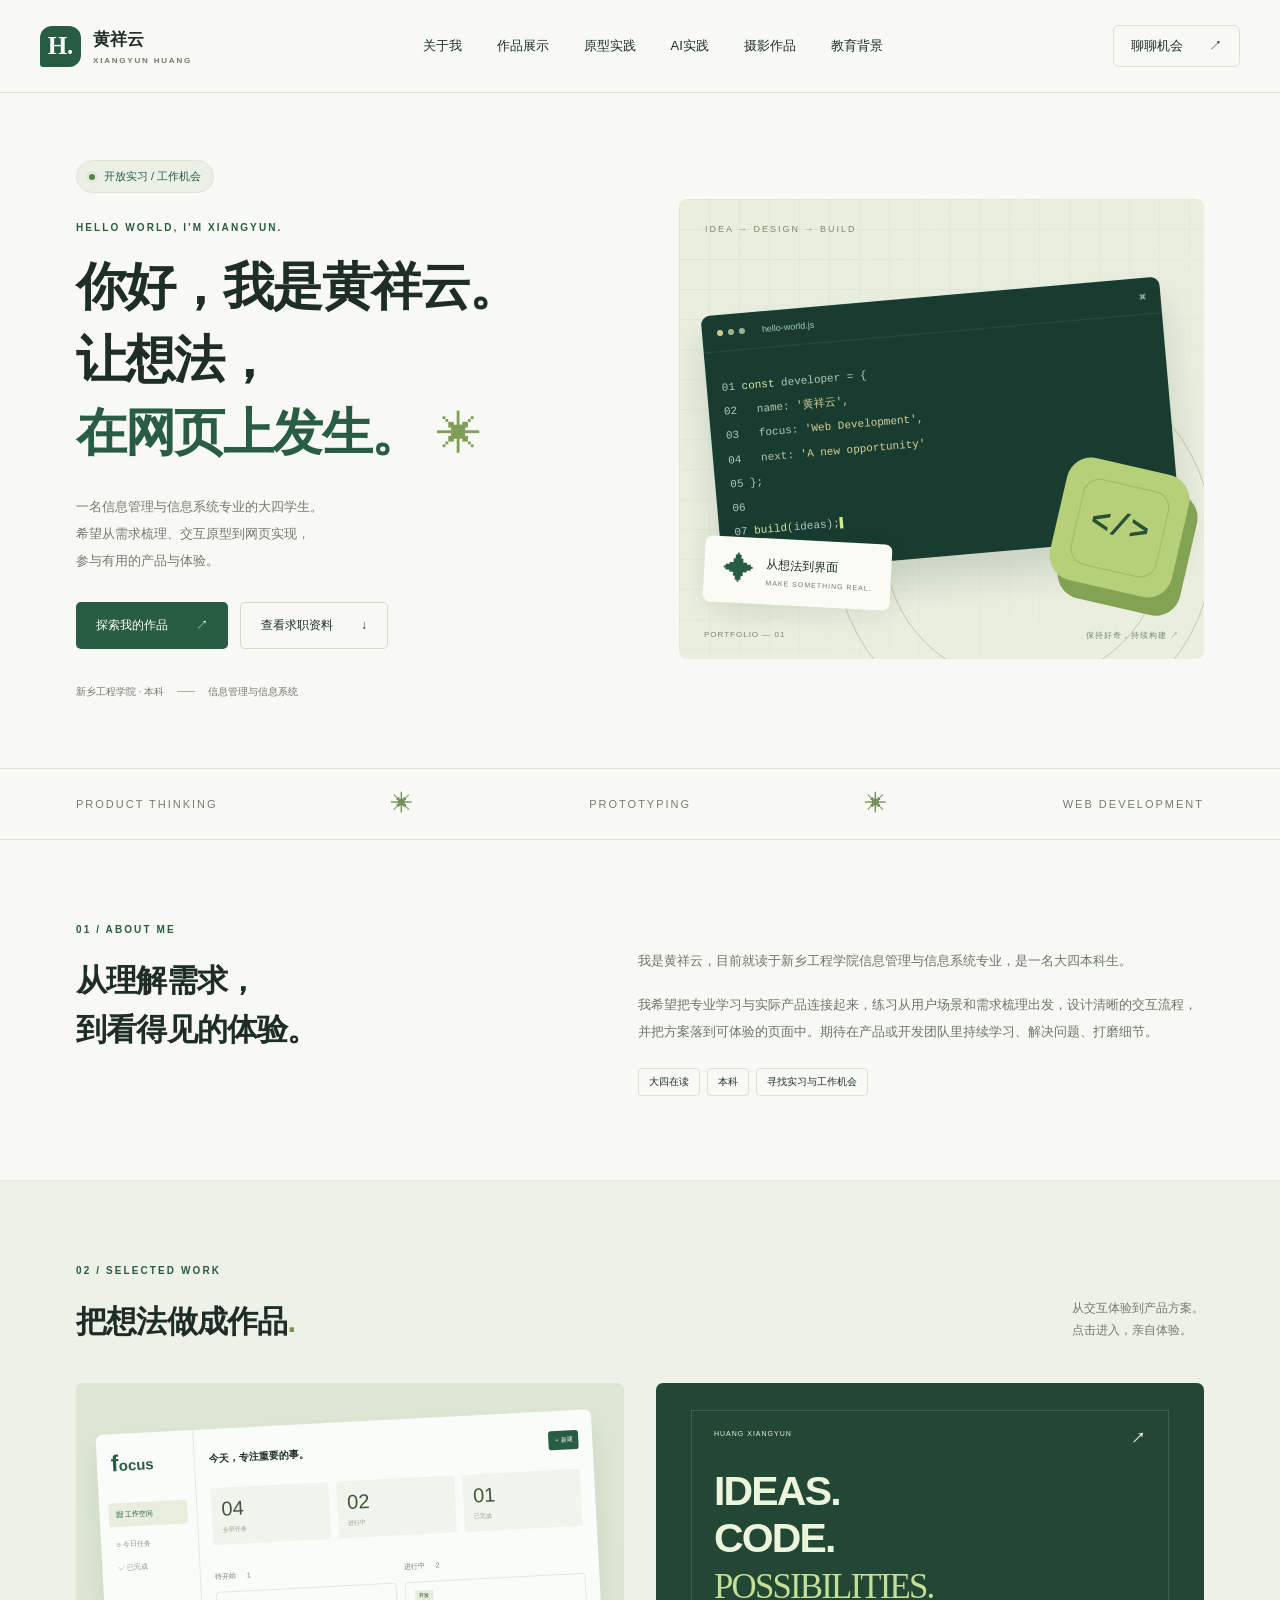
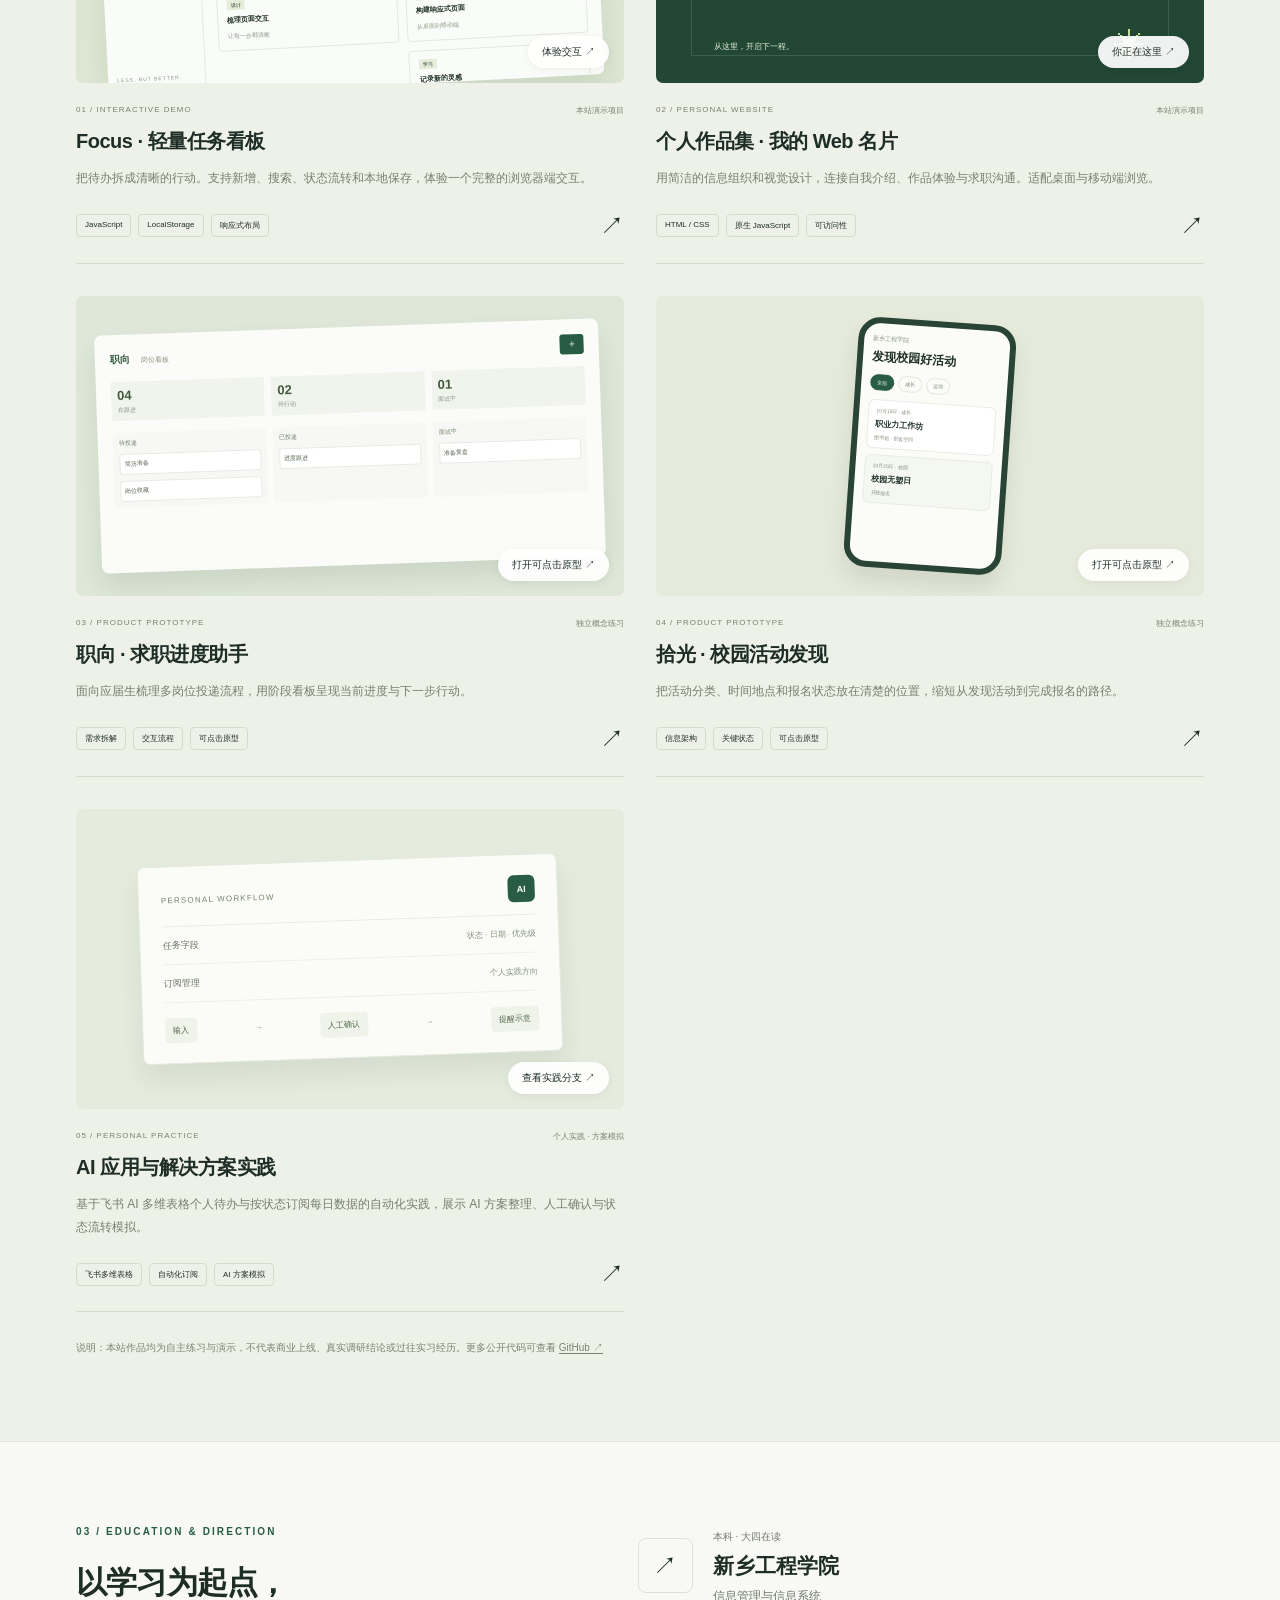
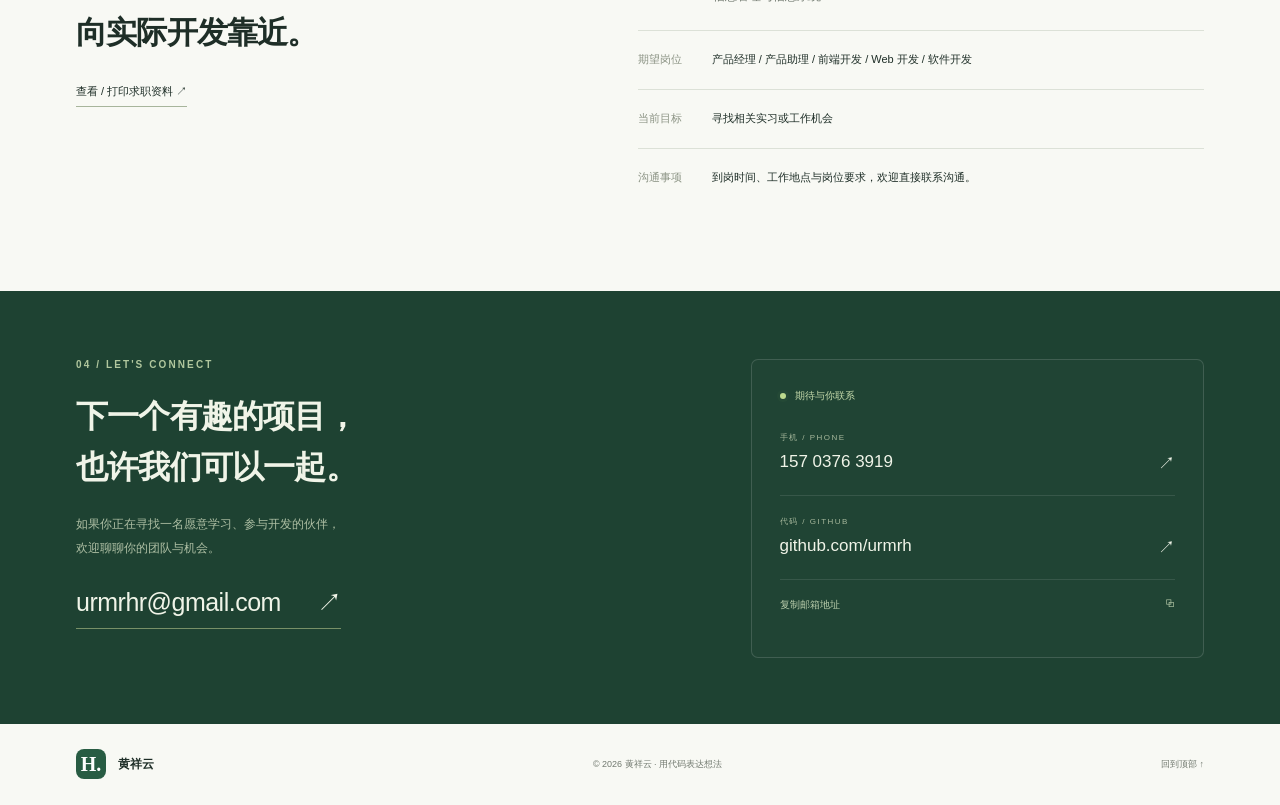
<file: index.html>
<!doctype html>
<html lang="zh-CN">
<head>
  <meta charset="utf-8"><meta name="viewport" content="width=device-width,initial-scale=1">
  <meta name="description" content="黄祥云，新乡工程学院信息管理与信息系统专业大四本科生，关注产品设计、交互原型、AI 应用与工作流实践。">
  <meta name="theme-color" content="#153f32"><title>黄祥云 · 个人作品集</title>
  <link rel="icon" href="icon.svg" type="image/svg+xml"><link rel="stylesheet" href="styles.css">
</head>
<body>
<a class="skip" href="#main">跳转到主要内容</a>
<header class="header"><a class="brand" href="#home" aria-label="黄祥云 首页"><span class="brand-icon">H.</span><span>黄祥云<span class="brand-en">XIANGYUN HUANG</span></span></a><nav aria-label="主导航"><a href="#about">关于我</a><a href="#work">作品展示</a><a href="prototype.html">原型实践</a><a href="ai-practice.html">AI实践</a><a href="photo/">摄影作品</a><a href="#education">教育背景</a></nav><a class="nav-contact" href="#contact">聊聊机会 <span>↗</span></a></header>
<main id="main">
<section class="hero wrap" id="home">
<div class="hero-copy"><div class="availability"><span></span> 开放实习 / 工作机会</div><p class="eyebrow">HELLO WORLD, I'M XIANGYUN.</p><h1>你好，我是黄祥云。<br>让想法，<br><em>在网页上发生。</em><span class="title-dot">✳</span></h1><p class="hero-description">一名信息管理与信息系统专业的大四学生。<br>希望从需求梳理、交互原型到网页实现，<br class="desktop-break">参与有用的产品与体验。</p><div class="actions"><a class="button primary" href="#work">探索我的作品 <span>↗</span></a><a class="button secondary" href="resume.html" target="_blank" rel="noopener">查看求职资料 <span>↓</span></a></div><div class="hero-foot"><span>新乡工程学院 · 本科</span><span class="small-rule"></span><span>信息管理与信息系统</span></div></div>
<div class="hero-art" role="img" aria-label="由浏览器窗口、代码卡片和绿色几何形状组成的开发主题插画"><div class="art-grid"></div><div class="orbit orbit-one"></div><div class="orbit orbit-two"></div><span class="art-top">IDEA → DESIGN → BUILD</span><div class="window"><div class="window-bar"><i></i><i></i><i></i><span>hello-world.js</span><b>⌘</b></div><div class="code"><span class="line">01 <b>const</b> developer = {</span><span class="line">02 &nbsp; name: <strong>'黄祥云'</strong>,</span><span class="line">03 &nbsp; focus: <strong>'Web Development'</strong>,</span><span class="line">04 &nbsp; next: <strong>'A new opportunity'</strong></span><span class="line">05 };</span><span class="line">06</span><span class="line">07 <b>build</b>(ideas);<span class="caret">▌</span></span></div></div><div class="shape"><div class="shape-inner">&lt;/&gt;</div></div><div class="floating-tag"><span>✦</span><div>从想法到界面<small>MAKE SOMETHING REAL.</small></div></div><div class="art-bottom"><span>PORTFOLIO — 01</span><span>保持好奇，持续构建 ↗</span></div></div>
</section>
<div class="discipline"><div class="wrap"><span>PRODUCT THINKING</span><i>✳</i><span>PROTOTYPING</span><i>✳</i><span>WEB DEVELOPMENT</span></div></div>
<section id="about" class="section wrap about"><div><p class="eyebrow">01 / ABOUT ME</p><h2>从理解需求，<br>到看得见的体验。</h2></div><div class="about-copy"><p>我是黄祥云，目前就读于新乡工程学院信息管理与信息系统专业，是一名大四本科生。</p><p>我希望把专业学习与实际产品连接起来，练习从用户场景和需求梳理出发，设计清晰的交互流程，并把方案落到可体验的页面中。期待在产品或开发团队里持续学习、解决问题、打磨细节。</p><div class="about-tags"><span>大四在读</span><span>本科</span><span>寻找实习与工作机会</span></div></div></section>
<section class="work-section" id="work"><div class="wrap section"><div class="section-head"><div><p class="eyebrow">02 / SELECTED WORK</p><h2>把想法做成作品<span class="green-dot">.</span></h2></div><p>从交互体验到产品方案。<br>点击进入，亲自体验。</p></div>
<div class="projects"><article class="project"><a class="project-visual task-visual" href="demo.html" aria-label="体验 Focus 任务看板"><div class="mini-app"><div class="mini-side"><b>f<span>ocus</span></b><span class="mini-active">▦ 工作空间</span><span>◷ 今日任务</span><span>✓ 已完成</span><small>LESS, BUT BETTER.</small></div><div class="mini-content"><div class="mini-head"><b>今天，专注重要的事。</b><span>＋ 新建</span></div><div class="mini-stats"><div><b>04</b>全部任务</div><div><b>02</b>进行中</div><div><b>01</b>已完成</div></div><div class="mini-columns"><div><small>待开始 <i>1</i></small><p><em>设计</em><b>梳理页面交互</b><span>让每一步都清晰</span></p></div><div><small>进行中 <i>2</i></small><p><em>开发</em><b>构建响应式页面</b><span>从桌面到移动端</span></p><p><em>学习</em><b>记录新的灵感</b></p></div></div></div></div><span class="visual-link">体验交互 ↗</span></a><div class="project-meta"><span>01 / INTERACTIVE DEMO</span><span>本站演示项目</span></div><h3>Focus · 轻量任务看板</h3><p>把待办拆成清晰的行动。支持新增、搜索、状态流转和本地保存，体验一个完整的浏览器端交互。</p><div class="project-footer"><div class="tags"><span>JavaScript</span><span>LocalStorage</span><span>响应式布局</span></div><a href="demo.html" aria-label="打开 Focus 任务看板">↗</a></div></article>
<article class="project"><a class="project-visual portfolio-visual" href="#home" aria-label="返回本作品集首页"><div class="poster"><span>HUANG XIANGYUN <b>↗</b></span><div>IDEAS.<br>CODE.<br><em>POSSIBILITIES.</em></div><footer>从这里，开启下一程。<span>✳</span></footer></div><span class="visual-link">你正在这里 ↗</span></a><div class="project-meta"><span>02 / PERSONAL WEBSITE</span><span>本站演示项目</span></div><h3>个人作品集 · 我的 Web 名片</h3><p>用简洁的信息组织和视觉设计，连接自我介绍、作品体验与求职沟通。适配桌面与移动端浏览。</p><div class="project-footer"><div class="tags"><span>HTML / CSS</span><span>原生 JavaScript</span><span>可访问性</span></div><a href="#home" aria-label="回到作品集顶部">↗</a></div></article><article class="project"><a class="project-visual prototype-visual" href="prototype.html#zhi-xiang" aria-label="体验职向求职进度原型"><div class="mini-product-window"><div class="mini-product-head"><b>职向 <span>岗位看板</span></b><i>＋</i></div><div class="mini-product-stats"><span><b>04</b>在跟进</span><span><b>02</b>待行动</span><span><b>01</b>面试中</span></div><div class="mini-product-board"><span>待投递 <i>简历准备</i><i>岗位收藏</i></span><span>已投递 <i>进度跟进</i></span><span>面试中 <i>准备复盘</i></span></div></div><span class="visual-link">打开可点击原型 ↗</span></a><div class="project-meta"><span>03 / PRODUCT PROTOTYPE</span><span>独立概念练习</span></div><h3>职向 · 求职进度助手</h3><p>面向应届生梳理多岗位投递流程，用阶段看板呈现当前进度与下一步行动。</p><div class="project-footer"><div class="tags"><span>需求拆解</span><span>交互流程</span><span>可点击原型</span></div><a href="prototype.html#zhi-xiang" aria-label="打开职向原型">↗</a></div></article>
<article class="project"><a class="project-visual prototype-visual campus-visual" href="prototype.html#shi-guang" aria-label="体验拾光校园活动原型"><div class="mini-phone"><div class="mini-phone-top">新乡工程学院</div><b>发现校园好活动</b><div class="mini-phone-chip"><span>全部</span><span>成长</span><span>运动</span></div><div class="mini-event"><small>10月18日 · 成长</small><b>职业力工作坊</b><span>图书馆 · 创客空间</span></div><div class="mini-event light"><small>10月20日 · 校园</small><b>校园无塑日</b><span>开放报名</span></div></div><span class="visual-link">打开可点击原型 ↗</span></a><div class="project-meta"><span>04 / PRODUCT PROTOTYPE</span><span>独立概念练习</span></div><h3>拾光 · 校园活动发现</h3><p>把活动分类、时间地点和报名状态放在清楚的位置，缩短从发现活动到完成报名的路径。</p><div class="project-footer"><div class="tags"><span>信息架构</span><span>关键状态</span><span>可点击原型</span></div><a href="prototype.html#shi-guang" aria-label="打开拾光原型">↗</a></div></article>
<article class="project"><a class="project-visual ai-visual" href="ai-practice.html" aria-label="查看 AI 应用与解决方案个人实践"><div class="ai-preview"><div class="ai-preview-head"><span>PERSONAL WORKFLOW</span><b>AI</b></div><div class="ai-preview-row"><span>任务字段</span><i>状态 · 日期 · 优先级</i></div><div class="ai-preview-row"><span>订阅管理</span><i>个人实践方向</i></div><div class="ai-preview-flow"><span>输入</span><b>→</b><span>人工确认</span><b>→</b><span>提醒示意</span></div></div><span class="visual-link">查看实践分支 ↗</span></a><div class="project-meta"><span>05 / PERSONAL PRACTICE</span><span>个人实践 · 方案模拟</span></div><h3>AI 应用与解决方案实践</h3><p>基于飞书 AI 多维表格个人待办与按状态订阅每日数据的自动化实践，展示 AI 方案整理、人工确认与状态流转模拟。</p><div class="project-footer"><div class="tags"><span>飞书多维表格</span><span>自动化订阅</span><span>AI 方案模拟</span></div><a href="ai-practice.html" aria-label="打开 AI 应用与解决方案实践">↗</a></div></article></div><p class="work-note">说明：本站作品均为自主练习与演示，不代表商业上线、真实调研结论或过往实习经历。更多公开代码可查看 <a href="https://github.com/urmrh" target="_blank" rel="noopener">GitHub ↗</a></p></div></section>
<section class="section wrap education" id="education"><div><p class="eyebrow">03 / EDUCATION & DIRECTION</p><h2>以学习为起点，<br>向实际开发靠近。</h2><a class="text-link" href="resume.html" target="_blank" rel="noopener">查看 / 打印求职资料 ↗</a></div><div class="education-details"><div class="school"><span class="school-icon">↗</span><div><span class="sub-label">本科 · 大四在读</span><h3>新乡工程学院</h3><p>信息管理与信息系统</p></div></div><div class="direction"><span>期望岗位</span><p>产品经理 / 产品助理 / 前端开发 / Web 开发 / 软件开发</p></div><div class="direction"><span>当前目标</span><p>寻找相关实习或工作机会</p></div><div class="direction"><span>沟通事项</span><p>到岗时间、工作地点与岗位要求，欢迎直接联系沟通。</p></div></div></section>
<section class="contact-section" id="contact"><div class="wrap contact"><div><p class="eyebrow">04 / LET'S CONNECT</p><h2>下一个有趣的项目，<br>也许我们可以一起。</h2><p>如果你正在寻找一名愿意学习、参与开发的伙伴，<br>欢迎聊聊你的团队与机会。</p><a class="contact-mail" href="mailto:urmrhr@gmail.com">urmrhr@gmail.com <span>↗</span></a></div><div class="contact-card"><span class="availability"><span></span> 期待与你联系</span><a href="tel:15703763919"><small>手机 / PHONE</small><strong>157 0376 3919 <span>↗</span></strong></a><a href="https://github.com/urmrh" target="_blank" rel="noopener"><small>代码 / GITHUB</small><strong>github.com/urmrh <span>↗</span></strong></a><button id="copy-email" type="button">复制邮箱地址 <span>⧉</span></button><span id="copy-status" role="status" aria-live="polite"></span></div></div></section>
</main><footer class="footer wrap"><a class="brand" href="#home"><span class="brand-icon">H.</span><span>黄祥云</span></a><p>© <span id="year">2026</span> 黄祥云 · 用代码表达想法</p><a href="#home">回到顶部 ↑</a></footer><script src="script.js" defer></script>
</body></html>
</file>
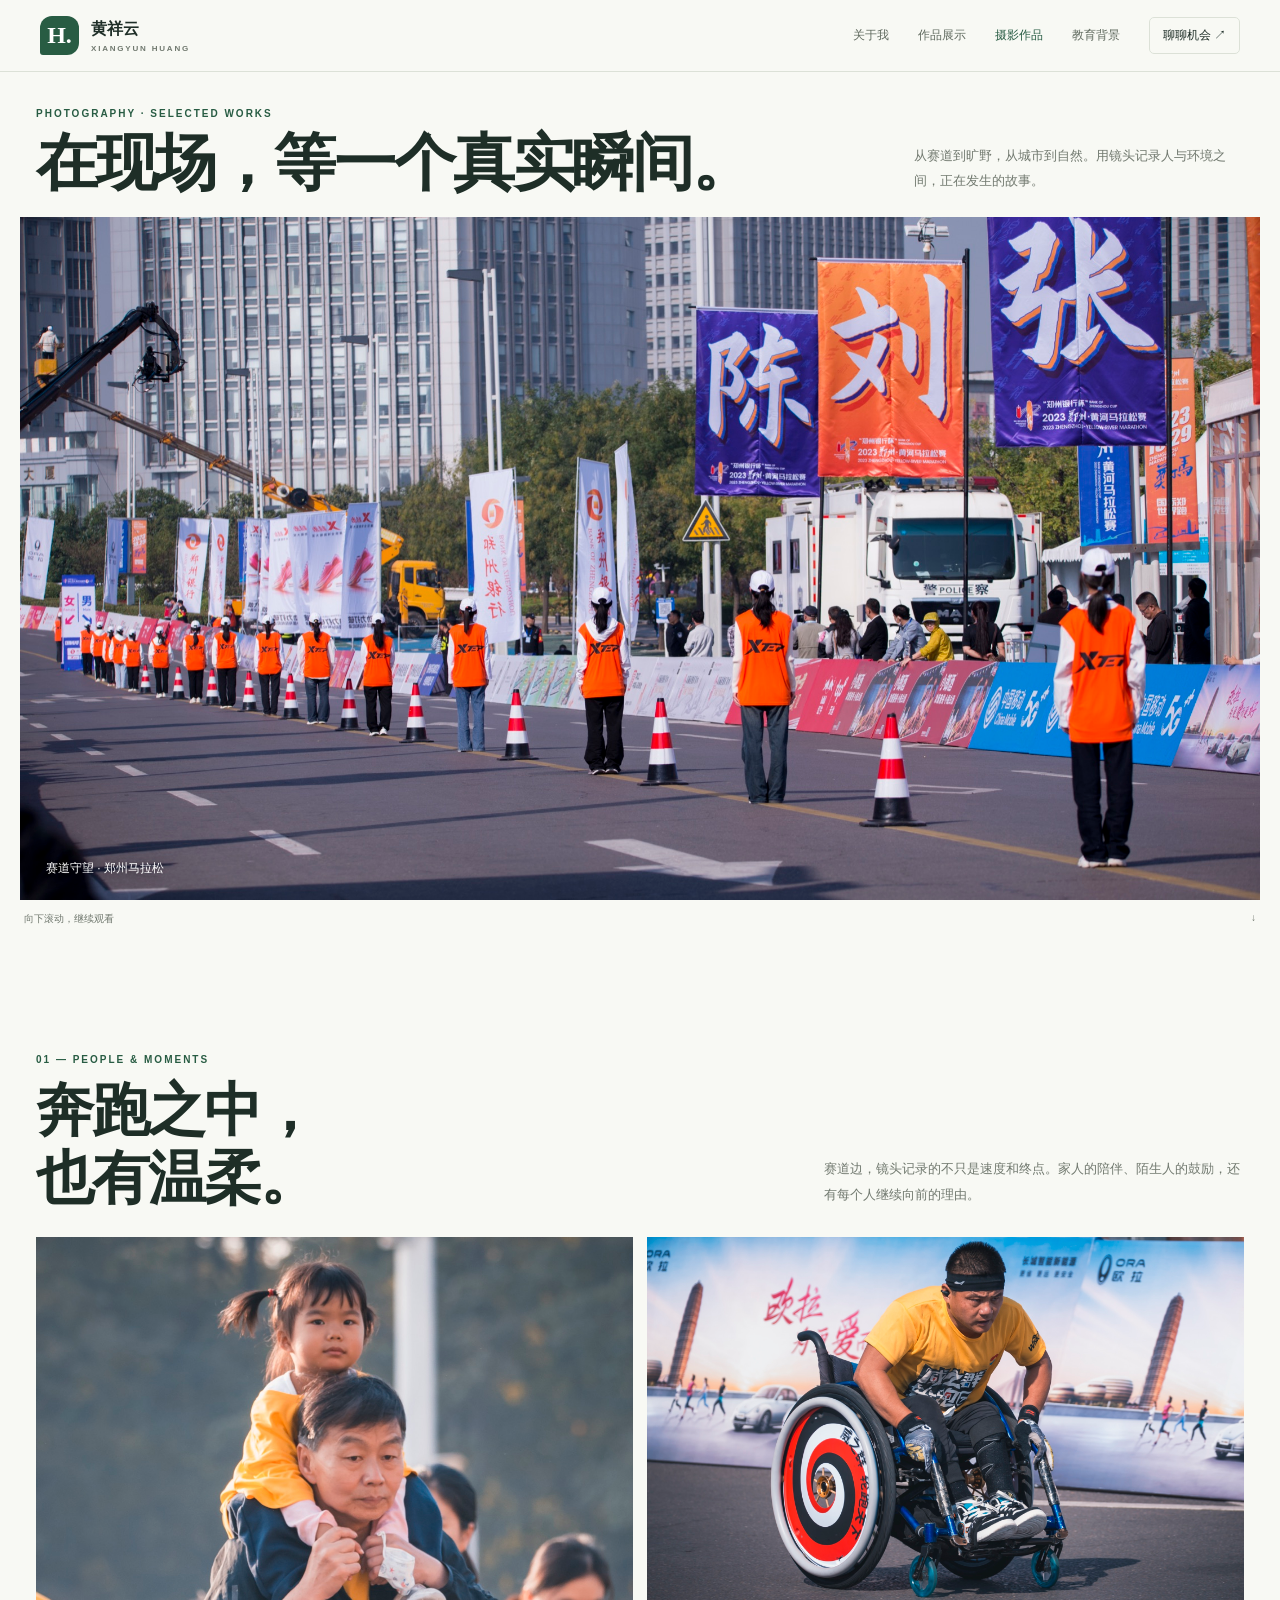
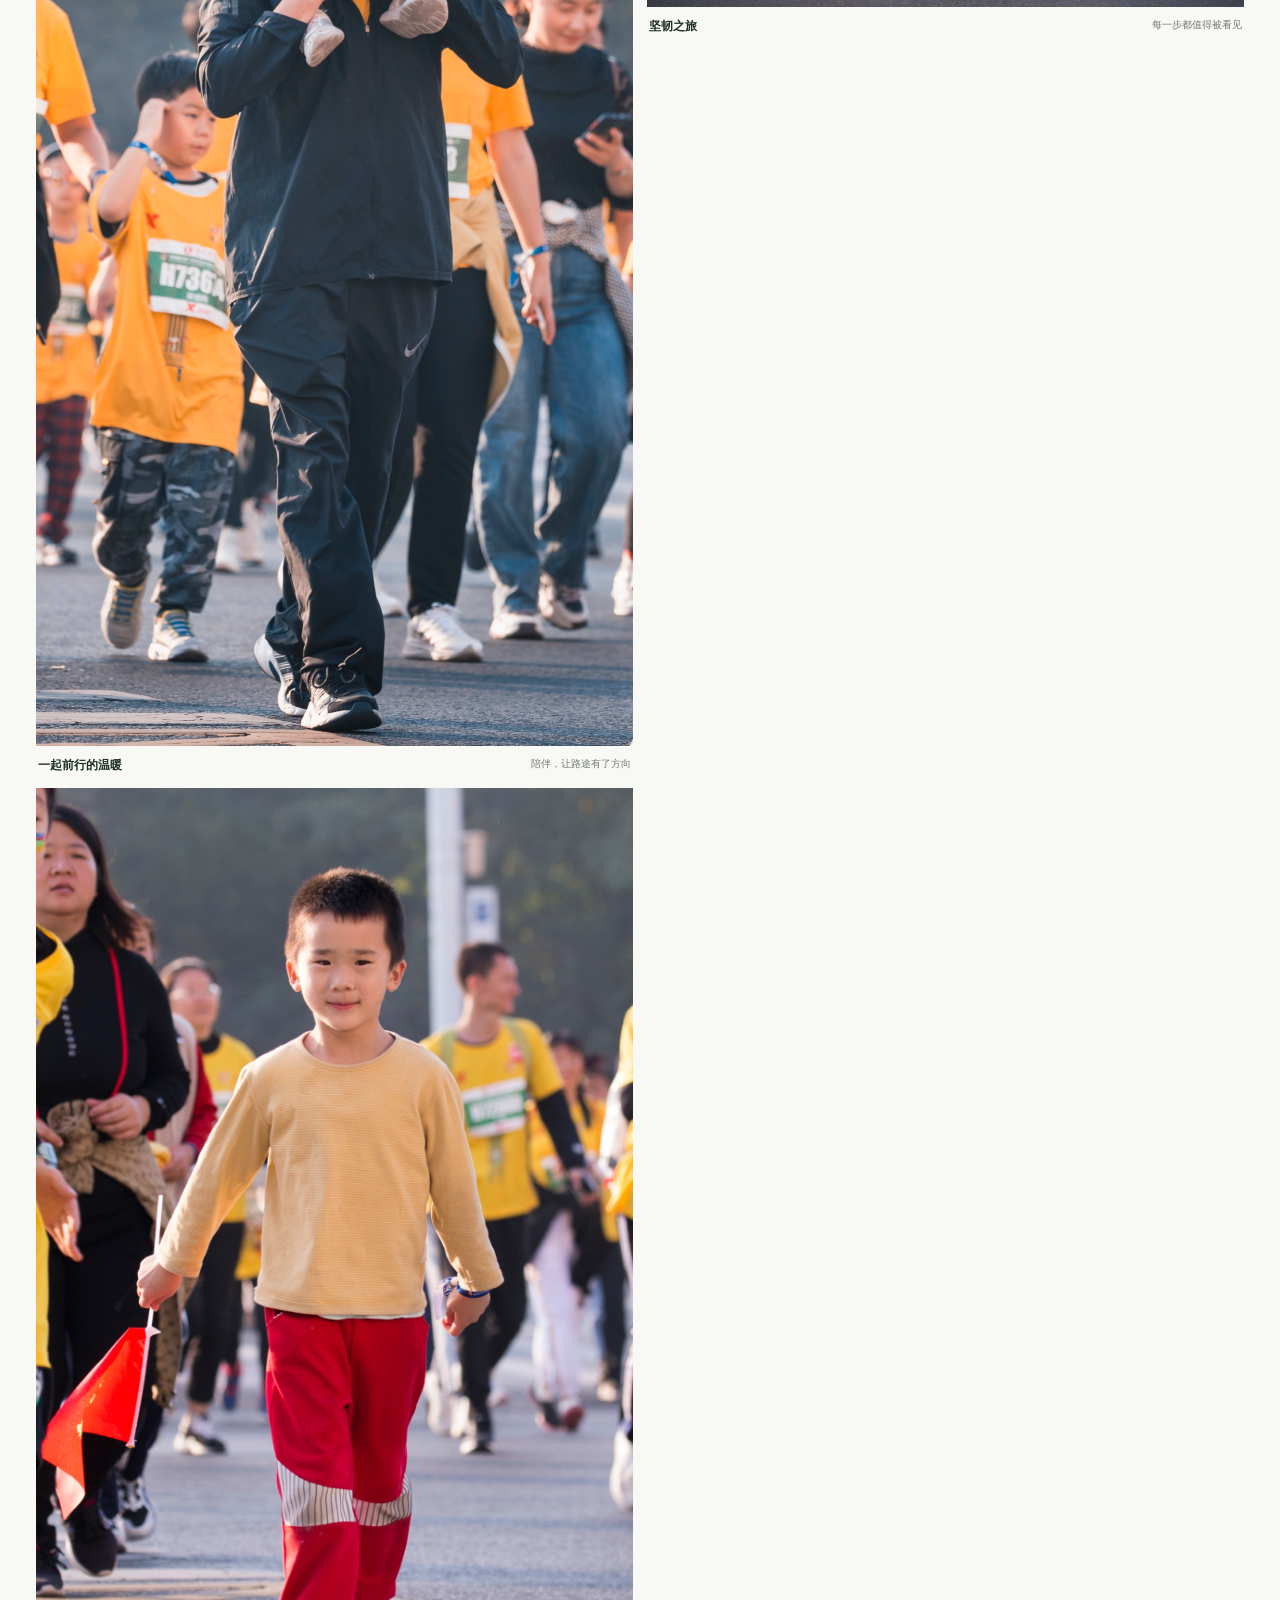
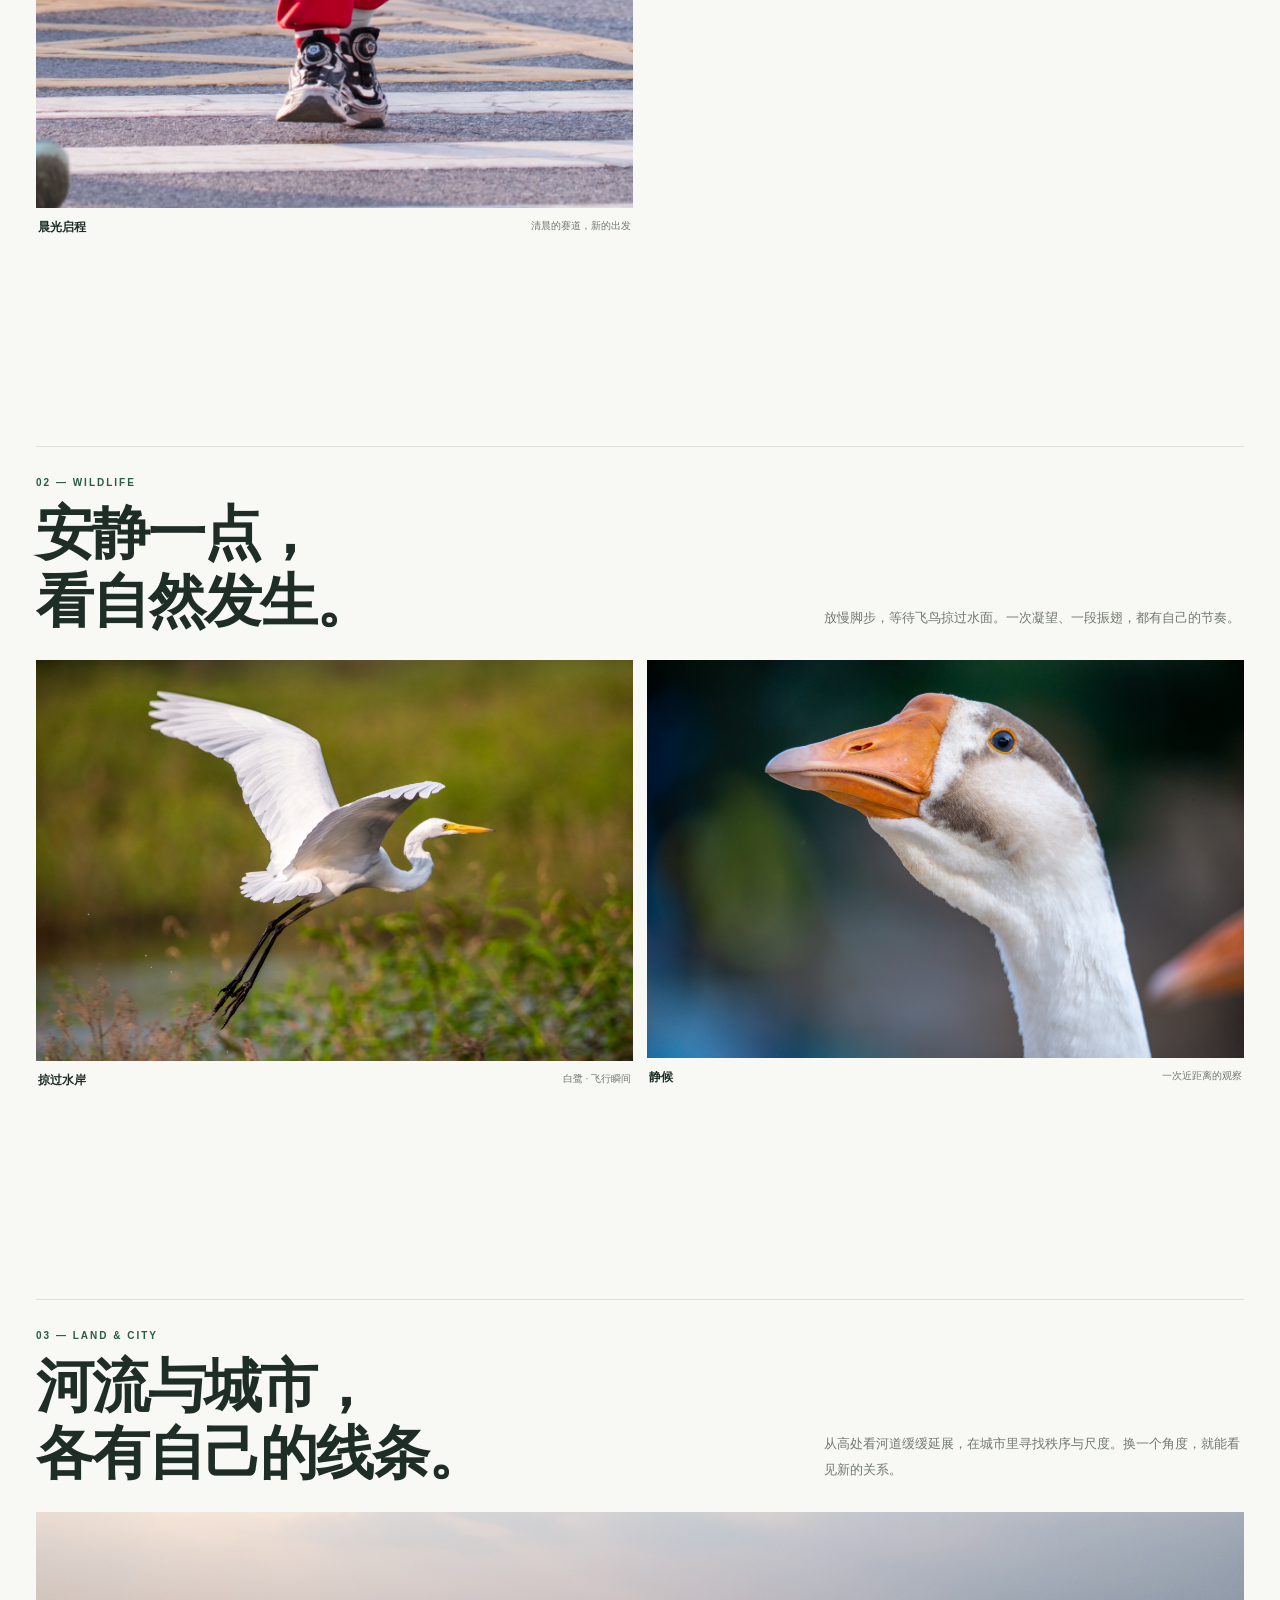
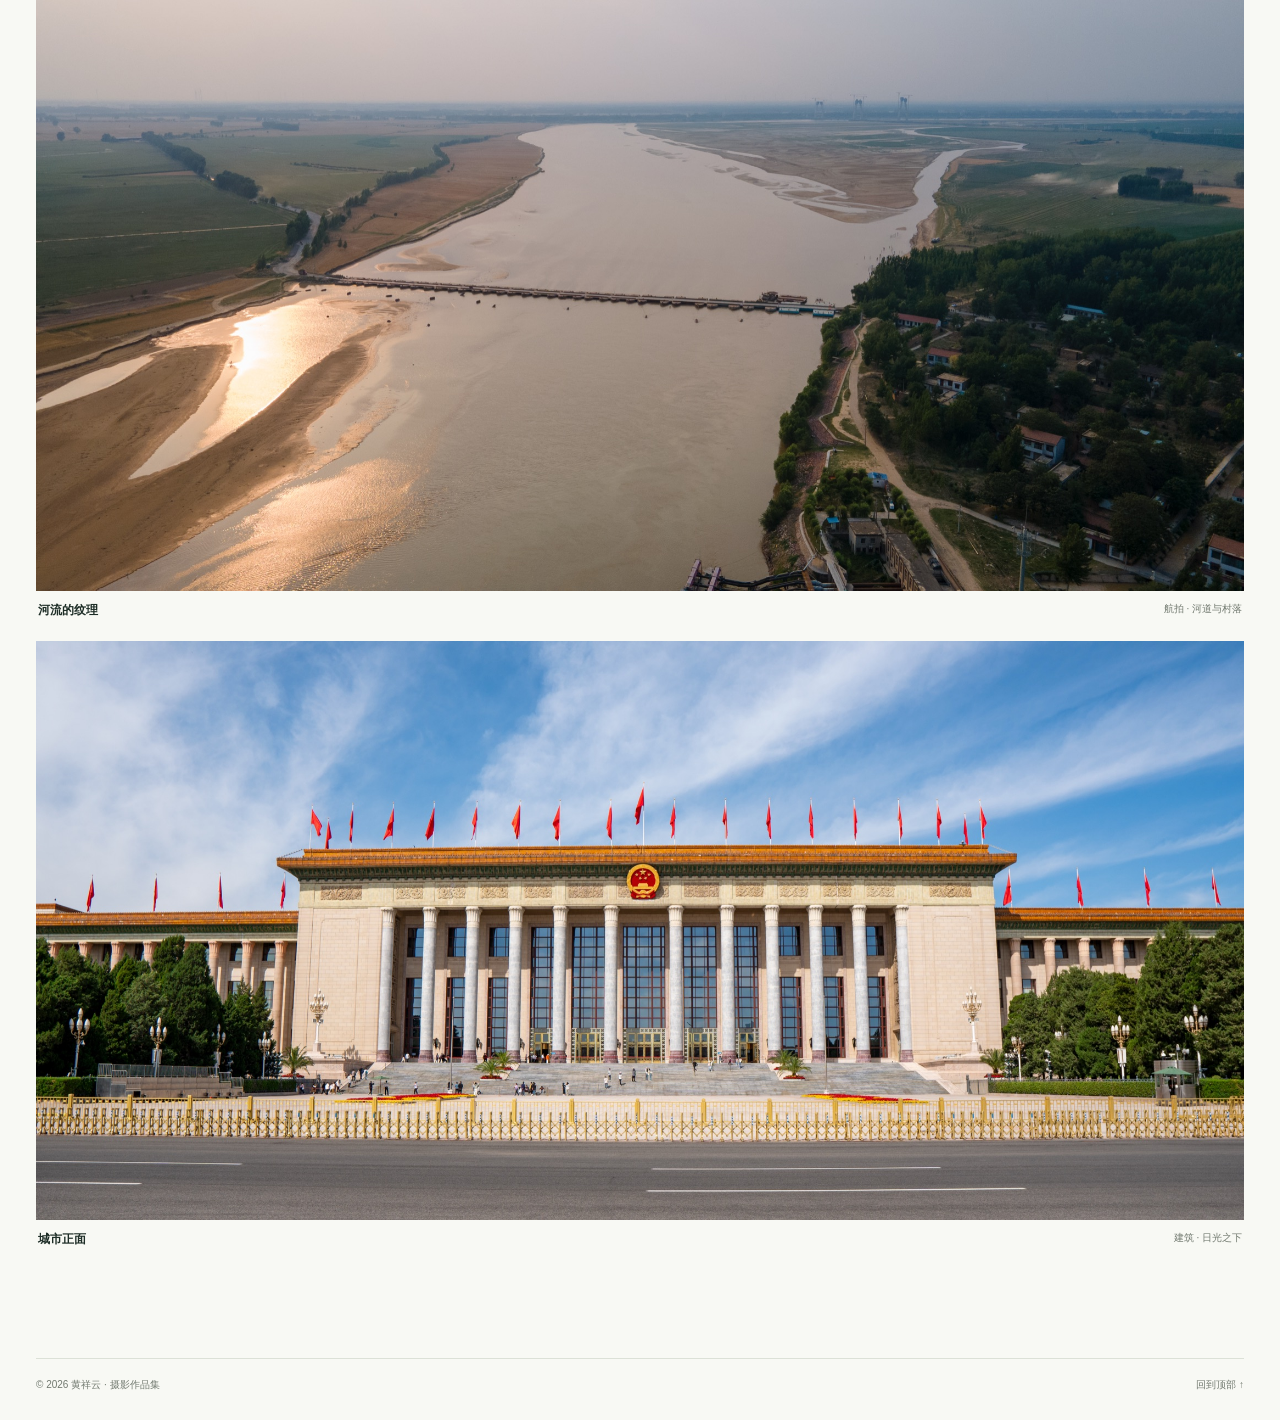
<file: photo/index.html>
<!doctype html>
<html lang="zh-CN">
<head>
<meta charset="utf-8"><meta name="viewport" content="width=device-width,initial-scale=1"><meta name="theme-color" content="#153f32">
<meta name="description" content="黄祥云的摄影作品集，记录马拉松、自然与城市中的真实瞬间。"><title>摄影作品 · 黄祥云</title>
<style>
:root{--paper:#f8f9f4;--ink:#1e2e27;--green:#285c43;--muted:#71796f;--line:#dce1d7;--lime:#d3ec8c}*{box-sizing:border-box}html{scroll-behavior:smooth;scroll-padding-top:90px}body{margin:0;background:var(--paper);color:var(--ink);font-family:Inter,-apple-system,BlinkMacSystemFont,"Segoe UI","PingFang SC","Microsoft YaHei",sans-serif;-webkit-font-smoothing:antialiased}a{color:inherit;text-decoration:none}.progress{height:2px;position:fixed;z-index:9;top:0;left:0;width:0;background:#aacb6a}.header{position:sticky;z-index:5;top:0;max-width:1280px;margin:auto;padding:16px 40px;display:flex;align-items:center;justify-content:space-between;background:rgba(248,249,244,.9);backdrop-filter:blur(18px);border-bottom:1px solid var(--line)}.brand{display:flex;align-items:center;gap:12px;font-size:16px;font-weight:650}.brand-icon{width:39px;height:39px;display:grid;place-items:center;background:var(--green);color:white;border-radius:12px 12px 12px 3px;font:bold 24px Georgia,serif}.brand-en{display:block;font-size:8px;letter-spacing:1.8px;color:var(--muted);margin-top:4px}.nav{display:flex;align-items:center;gap:29px;font-size:12px;color:#606a5e}.nav a:hover,.nav .active{color:var(--green)}.contact-link{border:1px solid var(--line);padding:9px 13px;border-radius:5px;color:var(--ink)}.opening{max-width:1440px;width:calc(100% - 72px);margin:auto;padding:36px 0 20px;display:flex;justify-content:space-between;align-items:end;gap:35px}.eyebrow{font-size:10px;letter-spacing:2px;color:var(--green);font-weight:650}.opening h1{font-size:clamp(34px,5vw,62px);letter-spacing:-2.4px;line-height:1.1;margin:10px 0 0;font-weight:650}.opening p{max-width:330px;margin:0 0 4px;color:var(--muted);font-size:13px;line-height:1.9}.cover{width:calc(100% - 40px);max-width:1600px;margin:0 auto;position:relative;background:#e9eee5;overflow:hidden}.cover img{display:block;width:100%;height:auto;max-height:calc(100vh - 155px);object-fit:contain}.cover-caption{position:absolute;left:26px;bottom:23px;color:white;font-size:12px;text-shadow:0 1px 14px #0008}.scroll-note{max-width:1600px;width:calc(100% - 48px);margin:auto;padding:12px 0 0;display:flex;justify-content:space-between;color:var(--muted);font-size:10px}.chapter{max-width:1400px;width:calc(100% - 72px);margin:auto;padding:clamp(76px,10vw,138px) 0 0}.chapter-head{display:grid;grid-template-columns:1fr minmax(250px,420px);align-items:end;gap:40px;margin-bottom:25px}.chapter-title{font-size:clamp(32px,5vw,58px);line-height:1.17;letter-spacing:-2px;margin:11px 0 0;font-weight:650}.description{color:var(--muted);font-size:13px;line-height:2;margin:0 0 4px}.photo-grid{display:grid;grid-template-columns:repeat(2,minmax(0,1fr));gap:14px}.photo-card{min-width:0;margin:0}.frame{background:#eef0e9;overflow:hidden;display:flex;align-items:center;justify-content:center;cursor:zoom-in}.frame img{width:100%;height:auto;display:block;object-fit:contain;transition:transform .7s cubic-bezier(.2,.65,.2,1)}.frame:hover img{transform:scale(1.015)}.caption{display:flex;justify-content:space-between;gap:14px;padding:11px 2px 0}.caption strong{font-size:12px;font-weight:600}.caption span{font-size:10px;color:var(--muted);text-align:right}.wide-photo{margin:22px 0 0}.wide-photo .frame img{max-height:78vh;width:100%;object-fit:contain}.divider{margin-top:82px;border-top:1px solid var(--line)}.chapter.in-view,.cover.in-view,.opening.in-view{opacity:1;transform:translateY(0)}.reveal{opacity:0;transform:translateY(25px);transition:opacity .8s ease,transform .9s cubic-bezier(.2,.7,.2,1)}.footer{max-width:1400px;width:calc(100% - 72px);margin:110px auto 0;border-top:1px solid var(--line);padding:19px 0 28px;display:flex;align-items:center;justify-content:space-between;color:var(--muted);font-size:10px}.lightbox{position:fixed;inset:0;z-index:8;display:flex;align-items:center;justify-content:center;padding:30px;background:rgba(248,249,244,0);backdrop-filter:blur(0);visibility:hidden;opacity:0;transition:opacity .32s ease,background .32s ease,backdrop-filter .32s ease,visibility .32s}.lightbox.open{visibility:visible;opacity:1;background:rgba(248,249,244,.96);backdrop-filter:blur(24px)}.lightbox img{max-width:94vw;max-height:88vh;object-fit:contain;box-shadow:0 20px 70px #18251c22;transform:scale(.96);opacity:0;transition:transform .42s cubic-bezier(.2,.7,.2,1),opacity .32s}.lightbox.open img{transform:scale(1);opacity:1}.lightbox img.slide-left{transform:translateX(-7vw) scale(.97);opacity:0}.lightbox img.slide-right{transform:translateX(7vw) scale(.97);opacity:0}.lightbox img.enter-left{transform:translateX(-5vw) scale(.98);opacity:0}.lightbox img.enter-right{transform:translateX(5vw) scale(.98);opacity:0}.lightbox button{position:absolute;width:42px;height:42px;border:0;border-radius:50%;background:#1e2e2710;color:var(--ink);font-size:27px;cursor:pointer}.close{right:22px;top:18px}.prev{left:24px;top:50%;transform:translateY(-50%)}.next{right:24px;top:50%;transform:translateY(-50%)}.count{position:absolute;bottom:18px;color:var(--muted);font-size:11px}
@media(max-width:700px){.header{padding:12px 17px}.brand{font-size:14px;gap:9px}.brand-icon{width:34px;height:34px;font-size:21px}.brand-en{font-size:6px}.nav{gap:12px;font-size:10px}.nav a:nth-child(2),.nav a:nth-child(3){display:none}.contact-link{padding:8px 10px}.opening{width:calc(100% - 34px);display:block;padding:28px 0 17px}.opening h1{font-size:38px;letter-spacing:-1.5px}.opening p{margin-top:12px;font-size:12px}.cover{width:100%}.cover img{width:100%;height:auto;max-height:none;object-fit:contain}.cover-caption{left:14px;bottom:12px}.scroll-note{width:calc(100% - 34px)}.chapter{width:calc(100% - 34px);padding-top:77px}.chapter-head{grid-template-columns:1fr;gap:12px;margin-bottom:18px}.chapter-title{font-size:36px}.description{font-size:12px}.photo-grid{grid-template-columns:1fr;gap:21px}.caption{padding-top:8px}.divider{margin-top:62px}.footer{width:calc(100% - 34px);margin-top:78px;padding-bottom:22px}.lightbox{padding:18px}.lightbox img{max-width:96vw;max-height:84vh}.prev{left:8px}.next{right:8px}}
@media(prefers-reduced-motion:reduce){html{scroll-behavior:auto}.reveal{opacity:1;transform:none;transition:none}.frame img,.lightbox,.lightbox img{transition:none}}
</style></head>
<body><div class="progress" id="progress"></div>
<header class="header"><a class="brand" href="/index.html" aria-label="黄祥云 首页"><span class="brand-icon">H.</span><span>黄祥云<span class="brand-en">XIANGYUN HUANG</span></span></a><nav class="nav" aria-label="主导航"><a href="/index.html#about">关于我</a><a href="/index.html#work">作品展示</a><a class="active" href="/photo/">摄影作品</a><a href="/index.html#education">教育背景</a><a class="contact-link" href="/index.html#contact">聊聊机会 ↗</a></nav></header>
<main id="top"><section class="opening reveal"><div><div class="eyebrow">PHOTOGRAPHY · SELECTED WORKS</div><h1>在现场，等一个真实瞬间。</h1></div><p>从赛道到旷野，从城市到自然。用镜头记录人与环境之间，正在发生的故事。</p></section>
<section class="cover reveal" id="works"><img src="/photo/assets/marathon-route.jpg" alt="郑州马拉松赛道沿线的志愿者与赛事旗帜" data-full><span class="cover-caption">赛道守望 · 郑州马拉松</span></section><div class="scroll-note"><span>向下滚动，继续观看</span><span>↓</span></div>
<section class="chapter reveal"><div class="chapter-head"><div><div class="eyebrow">01 — PEOPLE & MOMENTS</div><h2 class="chapter-title">奔跑之中，<br>也有温柔。</h2></div><p class="description">赛道边，镜头记录的不只是速度和终点。家人的陪伴、陌生人的鼓励，还有每个人继续向前的理由。</p></div><div class="photo-grid">
<figure class="photo-card"><div class="frame"><img src="/photo/assets/together.jpg" alt="郑州马拉松现场，一位父亲肩扛孩子向前行进" data-full></div><figcaption class="caption"><strong>一起前行的温暖</strong><span>陪伴，让路途有了方向</span></figcaption></figure>
<figure class="photo-card"><div class="frame"><img src="/photo/assets/finish-line.jpg" alt="郑州马拉松轮椅运动员奋力冲向终点" data-full></div><figcaption class="caption"><strong>坚韧之旅</strong><span>每一步都值得被看见</span></figcaption></figure>
<figure class="photo-card"><div class="frame"><img src="/photo/assets/morning-run.jpg" alt="郑马赛道上的小朋友与晨光" data-full></div><figcaption class="caption"><strong>晨光启程</strong><span>清晨的赛道，新的出发</span></figcaption></figure></div></section>
<section class="chapter reveal"><div class="divider"></div><div class="chapter-head" style="padding-top:30px"><div><div class="eyebrow">02 — WILDLIFE</div><h2 class="chapter-title">安静一点，<br>看自然发生。</h2></div><p class="description">放慢脚步，等待飞鸟掠过水面。一次凝望、一段振翅，都有自己的节奏。</p></div><div class="photo-grid">
<figure class="photo-card"><div class="frame"><img src="/photo/assets/egret-flight.jpg" alt="白鹭掠过湿地" data-full></div><figcaption class="caption"><strong>掠过水岸</strong><span>白鹭 · 飞行瞬间</span></figcaption></figure>
<figure class="photo-card"><div class="frame"><img src="/photo/assets/goose-portrait.jpg" alt="白鹅的近距离肖像" data-full></div><figcaption class="caption"><strong>静候</strong><span>一次近距离的观察</span></figcaption></figure></div></section>
<section class="chapter reveal"><div class="divider"></div><div class="chapter-head" style="padding-top:30px"><div><div class="eyebrow">03 — LAND & CITY</div><h2 class="chapter-title">河流与城市，<br>各有自己的线条。</h2></div><p class="description">从高处看河道缓缓延展，在城市里寻找秩序与尺度。换一个角度，就能看见新的关系。</p></div>
<figure class="photo-card wide-photo"><div class="frame"><img src="/photo/assets/river-aerial.jpg" alt="河道与两岸村落的航拍景象" data-full></div><figcaption class="caption"><strong>河流的纹理</strong><span>航拍 · 河道与村落</span></figcaption></figure>
<figure class="photo-card wide-photo"><div class="frame"><img src="/photo/assets/civic-center.jpg" alt="晴空下的城市公共建筑" data-full></div><figcaption class="caption"><strong>城市正面</strong><span>建筑 · 日光之下</span></figcaption></figure></section>
</main><footer class="footer"><span>© 2026 黄祥云 · 摄影作品集</span><a href="#top">回到顶部 ↑</a></footer>
<div class="lightbox" id="lightbox" aria-modal="true" role="dialog" aria-label="作品预览"><button class="close" aria-label="关闭">×</button><button class="prev" aria-label="上一张">‹</button><img alt="放大查看作品"><button class="next" aria-label="下一张">›</button><div class="count"></div></div>
<script>
const box=document.querySelector('#lightbox'),big=box.querySelector('img'),photos=[...document.querySelectorAll('[data-full]')],count=box.querySelector('.count');let current=0,turning=false;function setPhoto(i){current=(i+photos.length)%photos.length;big.src=photos[current].src;big.alt=photos[current].alt;count.textContent=String(current+1).padStart(2,'0')+' / '+String(photos.length).padStart(2,'0')}function show(i){setPhoto(i);box.classList.add('open');document.body.style.overflow='hidden'}function turn(dir){if(turning)return;turning=true;big.classList.add(dir>0?'slide-left':'slide-right');setTimeout(()=>{setPhoto(current+dir);big.classList.remove('slide-left','slide-right');big.classList.add(dir>0?'enter-right':'enter-left');requestAnimationFrame(()=>requestAnimationFrame(()=>{big.classList.remove('enter-right','enter-left');setTimeout(()=>turning=false,420)}))},180)}function close(){box.classList.remove('open');document.body.style.overflow=''}photos.forEach((p,i)=>p.addEventListener('click',()=>show(i)));box.querySelector('.prev').addEventListener('click',e=>{e.stopPropagation();turn(-1)});box.querySelector('.next').addEventListener('click',e=>{e.stopPropagation();turn(1)});box.querySelector('.close').addEventListener('click',close);box.addEventListener('click',e=>{if(e.target===box)close()});document.addEventListener('keydown',e=>{if(!box.classList.contains('open'))return;if(e.key==='Escape')close();if(e.key==='ArrowRight')turn(1);if(e.key==='ArrowLeft')turn(-1)});let touchX=0;box.addEventListener('touchstart',e=>touchX=e.changedTouches[0].screenX,{passive:true});box.addEventListener('touchend',e=>{let d=e.changedTouches[0].screenX-touchX;if(Math.abs(d)>55)turn(d<0?1:-1)},{passive:true});const reveals=document.querySelectorAll('.reveal');if('IntersectionObserver'in window){const observer=new IntersectionObserver(entries=>entries.forEach(e=>{if(e.isIntersecting){e.target.classList.add('in-view');observer.unobserve(e.target)}}),{threshold:.12});reveals.forEach(el=>observer.observe(el))}else reveals.forEach(el=>el.classList.add('in-view'));const progress=document.querySelector('#progress');window.addEventListener('scroll',()=>{const max=document.documentElement.scrollHeight-innerHeight;progress.style.width=(max>0?scrollY/max*100:0)+'%'},{passive:true});
</script></body></html>
</file>
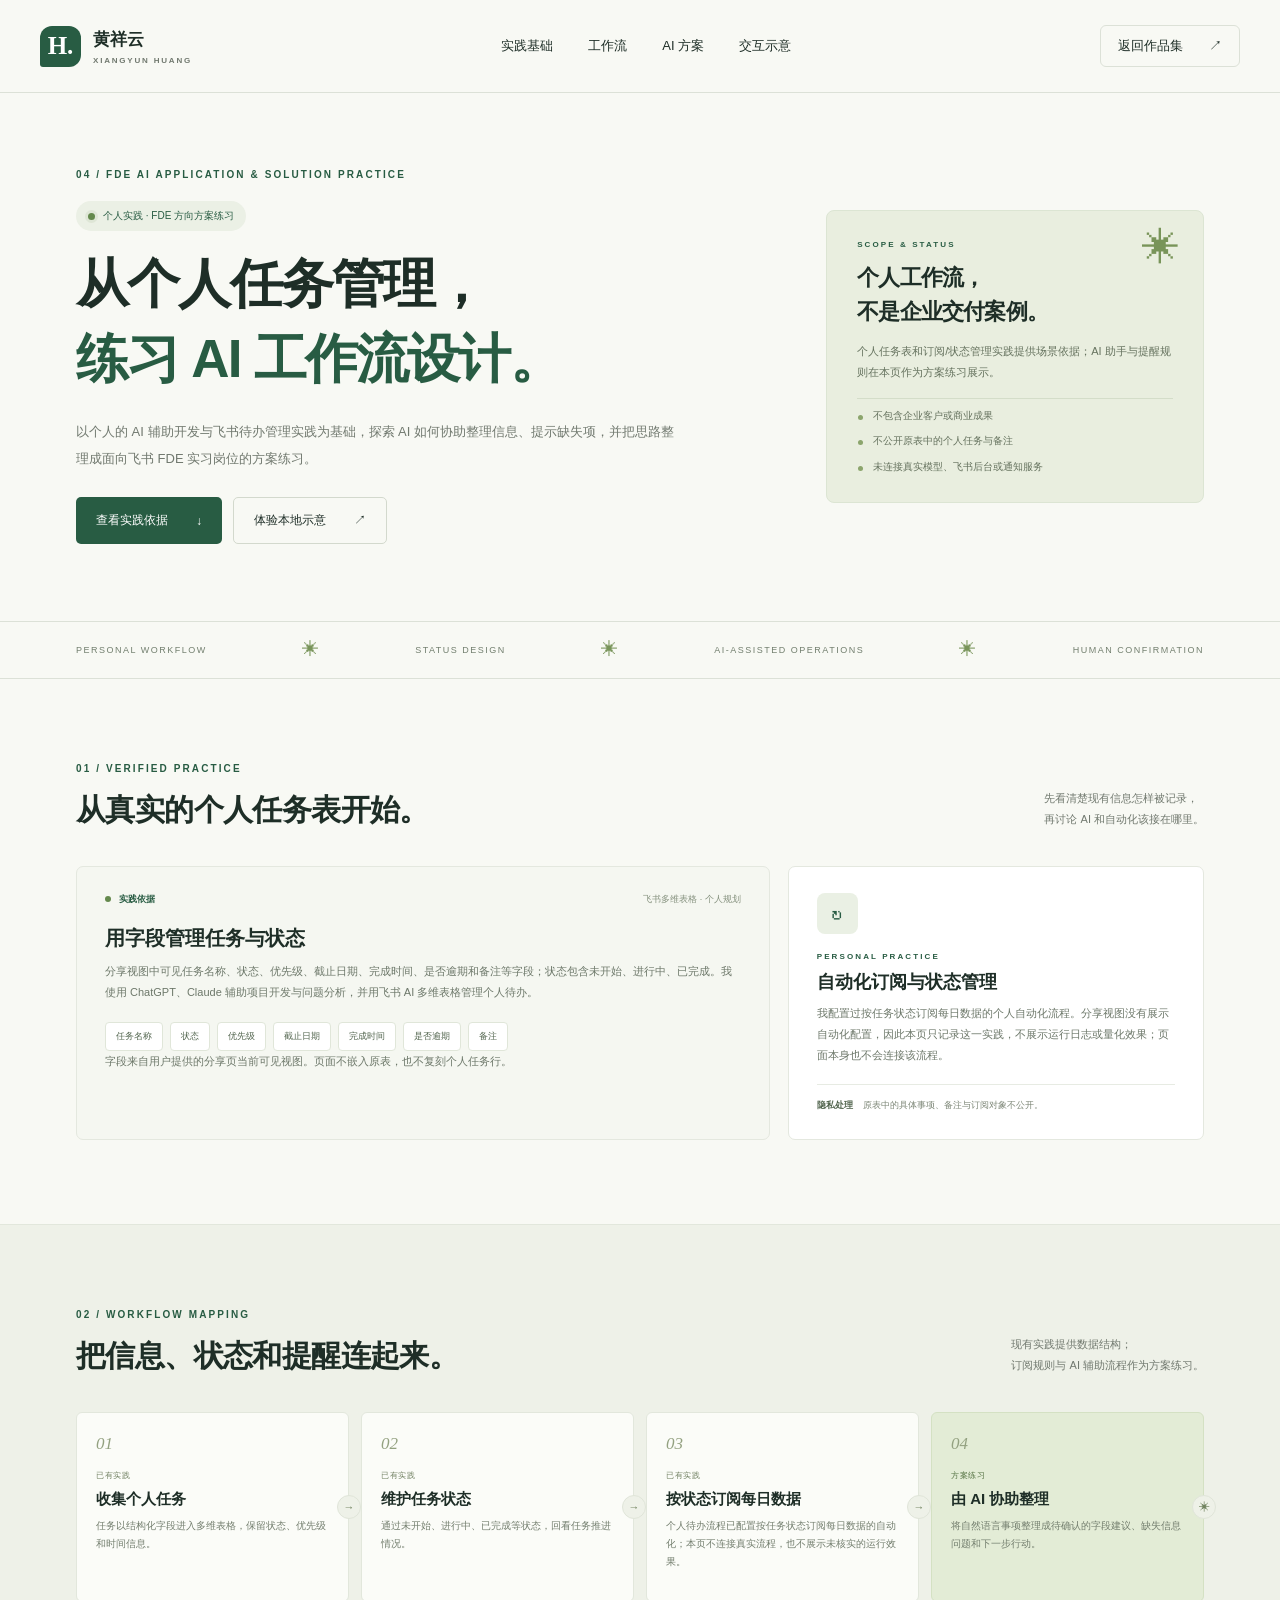
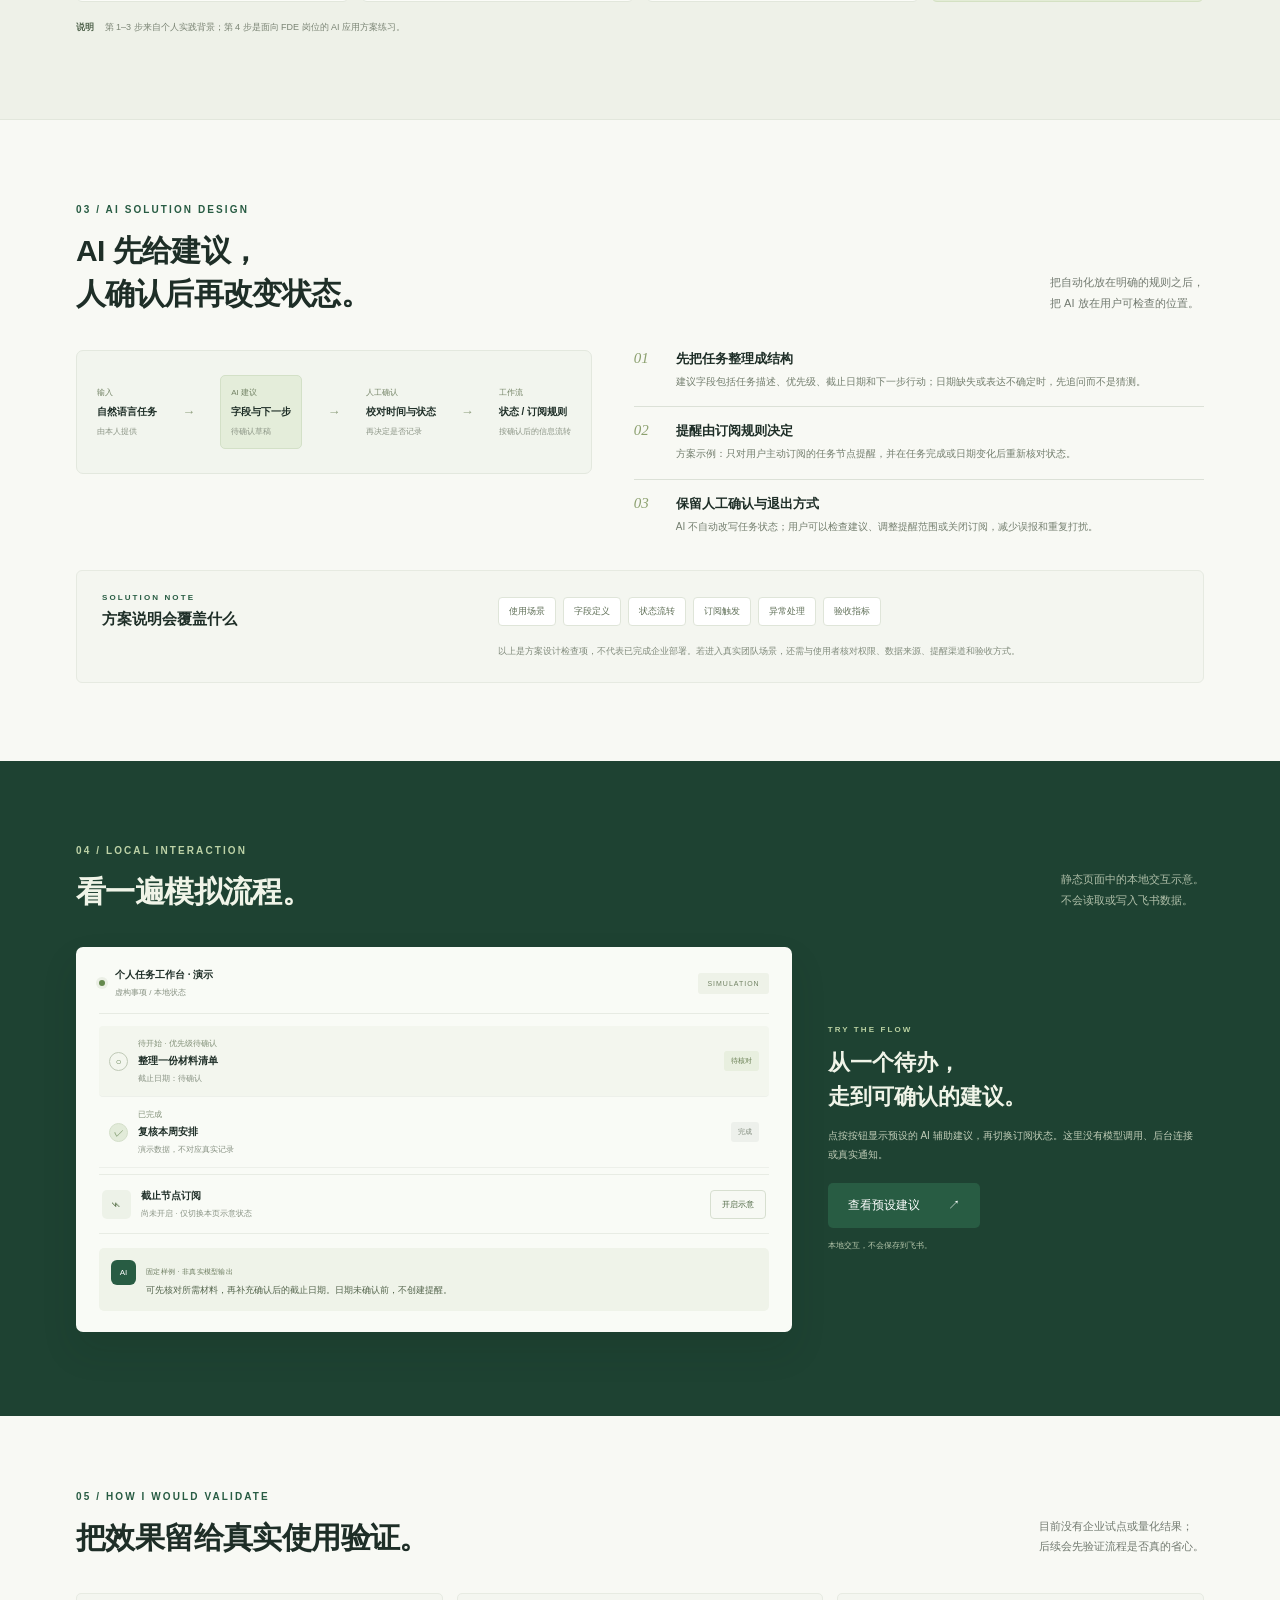
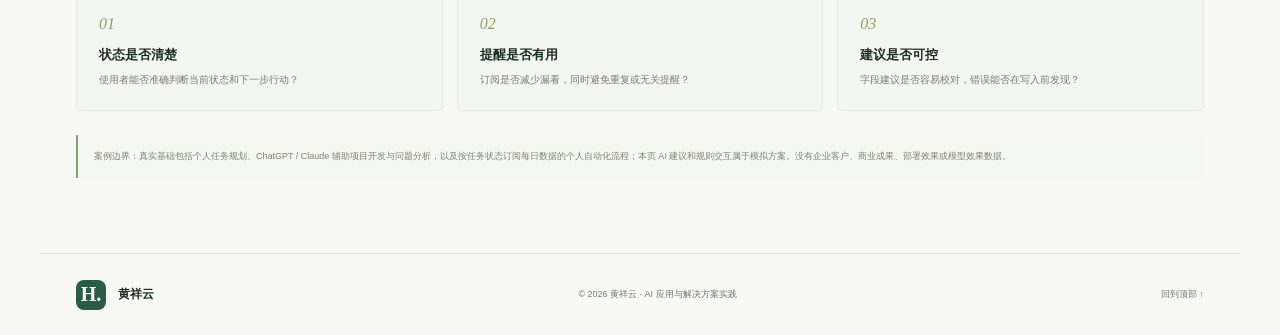
<file: ai-practice.html>
<!doctype html>
<html lang="zh-CN">
<head>
  <meta charset="utf-8">
  <meta name="viewport" content="width=device-width,initial-scale=1">
  <meta name="description" content="黄祥云围绕飞书多维表格个人任务规划、状态管理与自动化订阅，整理 AI 辅助工作流方案。案例为个人实践与模拟场景，不涉及企业客户或商业交付。">
  <meta name="theme-color" content="#153f32">
  <meta property="og:title" content="AI 应用与解决方案实践 · 黄祥云">
  <meta property="og:description" content="从真实个人任务管理出发，拆解状态管理、自动化订阅与 AI 辅助流程。">
  <meta property="og:type" content="website">
  <meta property="og:url" content="https://yxm.me/ai-practice.html">
  <link rel="canonical" href="https://yxm.me/ai-practice.html">
  <title>AI 应用与解决方案实践 · 黄祥云</title>
  <link rel="icon" href="icon.svg" type="image/svg+xml">
  <link rel="stylesheet" href="styles.css">
  <link rel="stylesheet" href="ai-practice.css">
  <script src="ai-practice.js" defer></script>
</head>
<body class="ai-practice-page">
<a class="skip" href="#main">跳转到主要内容</a>
<header class="header">
  <a class="brand" href="index.html" aria-label="黄祥云 首页"><span class="brand-icon">H.</span><span>黄祥云<span class="brand-en">XIANGYUN HUANG</span></span></a>
  <nav aria-label="实践案例导航"><a href="#basis">实践基础</a><a href="#workflow">工作流</a><a href="#ai-solution">AI 方案</a><a href="#demo">交互示意</a></nav>
  <a class="nav-contact" href="index.html#work">返回作品集 <span>↗</span></a>
</header>
<main id="main">
  <section class="practice-hero wrap">
    <div class="practice-hero-copy">
      <p class="eyebrow">04 / FDE AI APPLICATION &amp; SOLUTION PRACTICE</p>
      <p class="practice-kicker"><span></span> 个人实践 · FDE 方向方案练习</p>
      <h1>从个人任务管理，<br><em>练习 AI 工作流设计。</em></h1>
      <p class="practice-lead">以个人的 AI 辅助开发与飞书待办管理实践为基础，探索 AI 如何协助整理信息、提示缺失项，并把思路整理成面向飞书 FDE 实习岗位的方案练习。</p>
      <div class="practice-hero-actions"><a class="button primary" href="#basis">查看实践依据 <span>↓</span></a><a class="button secondary" href="#demo">体验本地示意 <span>↗</span></a></div>
    </div>
    <aside class="practice-boundary" aria-label="案例边界">
      <span class="boundary-mark">✳</span>
      <p class="eyebrow">SCOPE &amp; STATUS</p>
      <h2>个人工作流，<br>不是企业交付案例。</h2>
      <p>个人任务表和订阅/状态管理实践提供场景依据；AI 助手与提醒规则在本页作为方案练习展示。</p>
      <ul><li>不包含企业客户或商业成果</li><li>不公开原表中的个人任务与备注</li><li>未连接真实模型、飞书后台或通知服务</li></ul>
    </aside>
  </section>

  <div class="practice-ribbon"><div class="wrap"><span>PERSONAL WORKFLOW</span><i>✳</i><span>STATUS DESIGN</span><i>✳</i><span>AI-ASSISTED OPERATIONS</span><i>✳</i><span>HUMAN CONFIRMATION</span></div></div>

  <section class="section wrap practice-basis" id="basis">
    <div class="practice-section-heading"><div><p class="eyebrow">01 / VERIFIED PRACTICE</p><h2>从真实的个人任务表开始。</h2></div><p>先看清楚现有信息怎样被记录，<br>再讨论 AI 和自动化该接在哪里。</p></div>
    <div class="basis-grid">
      <article class="basis-card basis-card-main">
        <div class="card-topline"><span class="practice-label"><i></i> 实践依据</span><span>飞书多维表格 · 个人规划</span></div>
        <h3>用字段管理任务与状态</h3>
        <p>分享视图中可见任务名称、状态、优先级、截止日期、完成时间、是否逾期和备注等字段；状态包含未开始、进行中、已完成。我使用 ChatGPT、Claude 辅助项目开发与问题分析，并用飞书 AI 多维表格管理个人待办。</p>
        <div class="field-list" aria-label="分享视图中可见的字段">
          <span>任务名称</span><span>状态</span><span>优先级</span><span>截止日期</span><span>完成时间</span><span>是否逾期</span><span>备注</span>
        </div>
        <p class="basis-caption">字段来自用户提供的分享页当前可见视图。页面不嵌入原表，也不复刻个人任务行。</p>
      </article>
      <article class="basis-card basis-card-note">
        <span class="basis-icon">↻</span>
        <p class="eyebrow">PERSONAL PRACTICE</p>
        <h3>自动化订阅与状态管理</h3>
        <p>我配置过按任务状态订阅每日数据的个人自动化流程。分享视图没有展示自动化配置，因此本页只记录这一实践，不展示运行日志或量化效果；页面本身也不会连接该流程。</p>
        <div class="privacy-note"><b>隐私处理</b><span>原表中的具体事项、备注与订阅对象不公开。</span></div>
      </article>
    </div>
  </section>

  <section class="workflow-section" id="workflow">
    <div class="wrap section">
      <div class="practice-section-heading"><div><p class="eyebrow">02 / WORKFLOW MAPPING</p><h2>把信息、状态和提醒连起来。</h2></div><p>现有实践提供数据结构；<br>订阅规则与 AI 辅助流程作为方案练习。</p></div>
      <div class="workflow-grid">
        <article class="workflow-step"><span class="step-number">01</span><span class="step-kind">已有实践</span><h3>收集个人任务</h3><p>任务以结构化字段进入多维表格，保留状态、优先级和时间信息。</p><span class="step-arrow" aria-hidden="true">→</span></article>
        <article class="workflow-step"><span class="step-number">02</span><span class="step-kind">已有实践</span><h3>维护任务状态</h3><p>通过未开始、进行中、已完成等状态，回看任务推进情况。</p><span class="step-arrow" aria-hidden="true">→</span></article>
        <article class="workflow-step"><span class="step-number">03</span><span class="step-kind">已有实践</span><h3>按状态订阅每日数据</h3><p>个人待办流程已配置按任务状态订阅每日数据的自动化；本页不连接真实流程，也不展示未核实的运行效果。</p><span class="step-arrow" aria-hidden="true">→</span></article>
        <article class="workflow-step workflow-step-ai"><span class="step-number">04</span><span class="step-kind">方案练习</span><h3>由 AI 协助整理</h3><p>将自然语言事项整理成待确认的字段建议、缺失信息问题和下一步行动。</p><span class="step-arrow" aria-hidden="true">✳</span></article>
      </div>
      <p class="workflow-caption"><span>说明</span> 第 1–3 步来自个人实践背景；第 4 步是面向 FDE 岗位的 AI 应用方案练习。</p>
    </div>
  </section>

  <section class="section wrap solution-section" id="ai-solution">
    <div class="practice-section-heading"><div><p class="eyebrow">03 / AI SOLUTION DESIGN</p><h2>AI 先给建议，<br>人确认后再改变状态。</h2></div><p>把自动化放在明确的规则之后，<br>把 AI 放在用户可检查的位置。</p></div>
    <div class="solution-layout">
      <div class="solution-flow" aria-label="模拟方案流程">
        <div class="solution-node"><span>输入</span><b>自然语言任务</b><small>由本人提供</small></div><span class="flow-connector" aria-hidden="true">→</span>
        <div class="solution-node solution-node-ai"><span>AI 建议</span><b>字段与下一步</b><small>待确认草稿</small></div><span class="flow-connector" aria-hidden="true">→</span>
        <div class="solution-node"><span>人工确认</span><b>校对时间与状态</b><small>再决定是否记录</small></div><span class="flow-connector" aria-hidden="true">→</span>
        <div class="solution-node"><span>工作流</span><b>状态 / 订阅规则</b><small>按确认后的信息流转</small></div>
      </div>
      <div class="solution-notes">
        <article><span>01</span><div><h3>先把任务整理成结构</h3><p>建议字段包括任务描述、优先级、截止日期和下一步行动；日期缺失或表达不确定时，先追问而不是猜测。</p></div></article>
        <article><span>02</span><div><h3>提醒由订阅规则决定</h3><p>方案示例：只对用户主动订阅的任务节点提醒，并在任务完成或日期变化后重新核对状态。</p></div></article>
        <article><span>03</span><div><h3>保留人工确认与退出方式</h3><p>AI 不自动改写任务状态；用户可以检查建议、调整提醒范围或关闭订阅，减少误报和重复打扰。</p></div></article>
      </div>
    </div>
    <div class="solution-doc"><div><p class="eyebrow">SOLUTION NOTE</p><h3>方案说明会覆盖什么</h3></div><div class="doc-topics"><span>使用场景</span><span>字段定义</span><span>状态流转</span><span>订阅触发</span><span>异常处理</span><span>验收指标</span></div><p>以上是方案设计检查项，不代表已完成企业部署。若进入真实团队场景，还需与使用者核对权限、数据来源、提醒渠道和验收方式。</p></div>
  </section>

  <section class="demo-section" id="demo">
    <div class="wrap section">
      <div class="practice-section-heading"><div><p class="eyebrow">04 / LOCAL INTERACTION</p><h2>看一遍模拟流程。</h2></div><p>静态页面中的本地交互示意。<br>不会读取或写入飞书数据。</p></div>
      <div class="demo-shell">
        <div class="demo-panel">
          <div class="demo-panel-head"><div><span class="demo-status-dot"></span><div><b>个人任务工作台 · 演示</b><small>虚构事项 / 本地状态</small></div></div><span class="demo-mode">SIMULATION</span></div>
          <div class="demo-task-list">
            <div class="demo-task demo-task-highlight"><span class="task-check" aria-hidden="true">○</span><div><small>待开始 · 优先级待确认</small><b>整理一份材料清单</b><span>截止日期：待确认</span></div><span class="task-tag">待核对</span></div>
            <div class="demo-task"><span class="task-check task-check-done" aria-hidden="true">✓</span><div><small>已完成</small><b>复核本周安排</b><span>演示数据，不对应真实记录</span></div><span class="task-tag task-tag-done">完成</span></div>
          </div>
          <div class="demo-subscription"><div><span class="subscribe-icon">⌁</span><div><b>截止节点订阅</b><small id="subscription-status">尚未开启 · 仅切换本页示意状态</small></div></div><button id="subscription-toggle" type="button" aria-pressed="false">开启示意</button></div>
          <div class="demo-assistant">
            <div class="assistant-avatar">AI</div><div class="assistant-copy"><span>固定样例 · 非真实模型输出</span><p>可先核对所需材料，再补充确认后的截止日期。日期未确认前，不创建提醒。</p></div>
          </div>
        </div>
        <aside class="demo-controls">
          <p class="eyebrow">TRY THE FLOW</p>
          <h3>从一个待办，<br>走到可确认的建议。</h3>
          <p>点按按钮显示预设的 AI 辅助建议，再切换订阅状态。这里没有模型调用、后台连接或真实通知。</p>
          <button id="show-suggestion" class="button primary" type="button" aria-expanded="false" aria-controls="suggestion-result">查看预设建议 <span>↗</span></button>
          <p id="demo-announcement" class="demo-announcement" role="status" aria-live="polite">本地交互，不会保存到飞书。</p>
        </aside>
      </div>
      <div id="suggestion-result" class="suggestion-result" hidden>
        <div><span class="suggestion-check">✓</span><div><p class="eyebrow">SAMPLE SUGGESTION</p><h3>先核对信息，再创建订阅。</h3></div></div>
        <dl><div><dt>建议下一步</dt><dd>列出所需材料</dd></div><div><dt>需要补充</dt><dd>确认准确截止日期</dd></div><div><dt>订阅条件</dt><dd>日期确认后再设置提醒</dd></div></dl>
        <p>此结果为预先写好的交互样例，用来展示人工确认节点，不是模型生成结果。</p>
      </div>
    </div>
  </section>

  <section class="section wrap validation-section">
    <div class="practice-section-heading"><div><p class="eyebrow">05 / HOW I WOULD VALIDATE</p><h2>把效果留给真实使用验证。</h2></div><p>目前没有企业试点或量化结果；<br>后续会先验证流程是否真的省心。</p></div>
    <div class="validation-grid"><article><span>01</span><h3>状态是否清楚</h3><p>使用者能否准确判断当前状态和下一步行动？</p></article><article><span>02</span><h3>提醒是否有用</h3><p>订阅是否减少漏看，同时避免重复或无关提醒？</p></article><article><span>03</span><h3>建议是否可控</h3><p>字段建议是否容易校对，错误能否在写入前发现？</p></article></div>
    <p class="final-disclaimer">案例边界：真实基础包括个人任务规划、ChatGPT / Claude 辅助项目开发与问题分析，以及按任务状态订阅每日数据的个人自动化流程；本页 AI 建议和规则交互属于模拟方案。没有企业客户、商业成果、部署效果或模型效果数据。</p>
  </section>
</main>
<footer class="footer wrap"><a class="brand" href="index.html"><span class="brand-icon">H.</span><span>黄祥云</span></a><p>© <span id="year">2026</span> 黄祥云 · AI 应用与解决方案实践</p><a href="#main">回到顶部 ↑</a></footer>
</body>
</html>
</file>
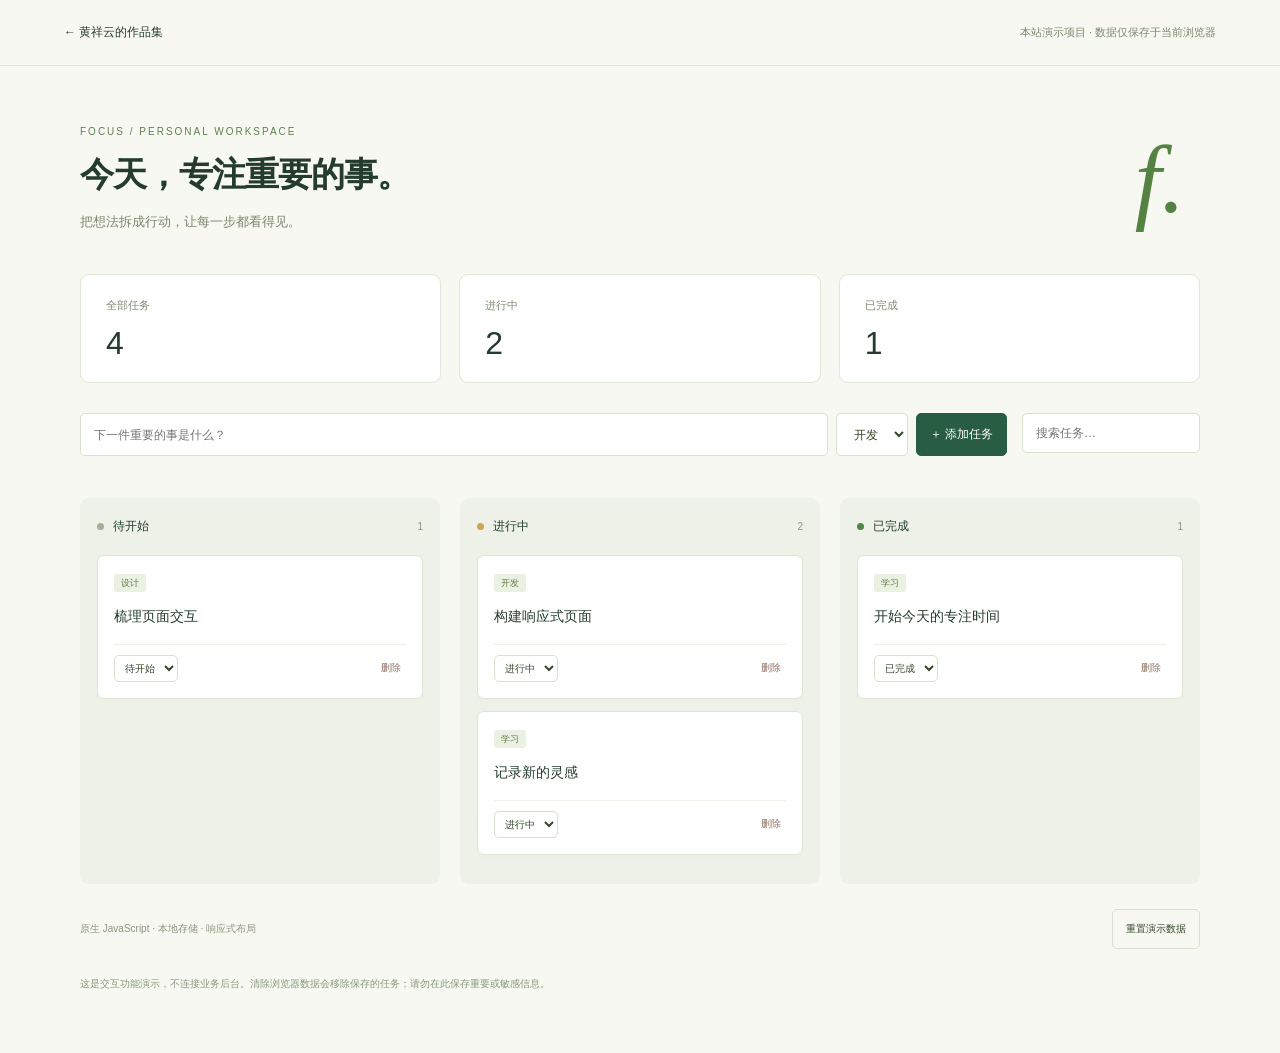
<file: demo.html>
<!doctype html><html lang="zh-CN"><head><meta charset="utf-8"><meta name="viewport" content="width=device-width,initial-scale=1"><meta name="theme-color" content="#285c43"><title>Focus · 任务看板演示</title><link rel="icon" href="icon.svg"><link rel="stylesheet" href="demo.css"><script src="demo.js" defer></script></head><body><header><a href="index.html">← 黄祥云的作品集</a><span>本站演示项目 · 数据仅保存于当前浏览器</span></header><main><div class="heading"><div><p class="label">FOCUS / PERSONAL WORKSPACE</p><h1>今天，专注重要的事。</h1><p>把想法拆成行动，让每一步都看得见。</p></div><span class="mark">f.</span></div><section class="stats" aria-label="任务统计"><div><span>全部任务</span><b id="total">0</b></div><div><span>进行中</span><b id="active">0</b></div><div><span>已完成</span><b id="done">0</b></div></section><section class="toolbar" aria-label="添加和搜索任务"><form id="task-form"><label class="sr" for="task-title">任务名称</label><input id="task-title" name="title" maxlength="80" placeholder="下一件重要的事是什么？" required><label class="sr" for="task-category">任务类别</label><select id="task-category" name="category"><option>开发</option><option>设计</option><option>学习</option></select><button class="primary" type="submit">＋ 添加任务</button></form><label class="search"><span class="sr">搜索任务</span><input id="search" type="search" placeholder="搜索任务…" maxlength="80"></label></section><p id="status" role="status" aria-live="polite"></p><div class="board"><section class="column"><h2><span class="dot"></span>待开始 <small id="todo-count"></small></h2><div id="todo" class="task-list"></div></section><section class="column"><h2><span class="dot active"></span>进行中 <small id="doing-count"></small></h2><div id="doing" class="task-list"></div></section><section class="column"><h2><span class="dot done"></span>已完成 <small id="done-count"></small></h2><div id="completed" class="task-list"></div></section></div><footer><span>原生 JavaScript · 本地存储 · 响应式布局</span><button id="reset" type="button">重置演示数据</button></footer><p class="note">这是交互功能演示，不连接业务后台。清除浏览器数据会移除保存的任务；请勿在此保存重要或敏感信息。</p></main></body></html>
</file>
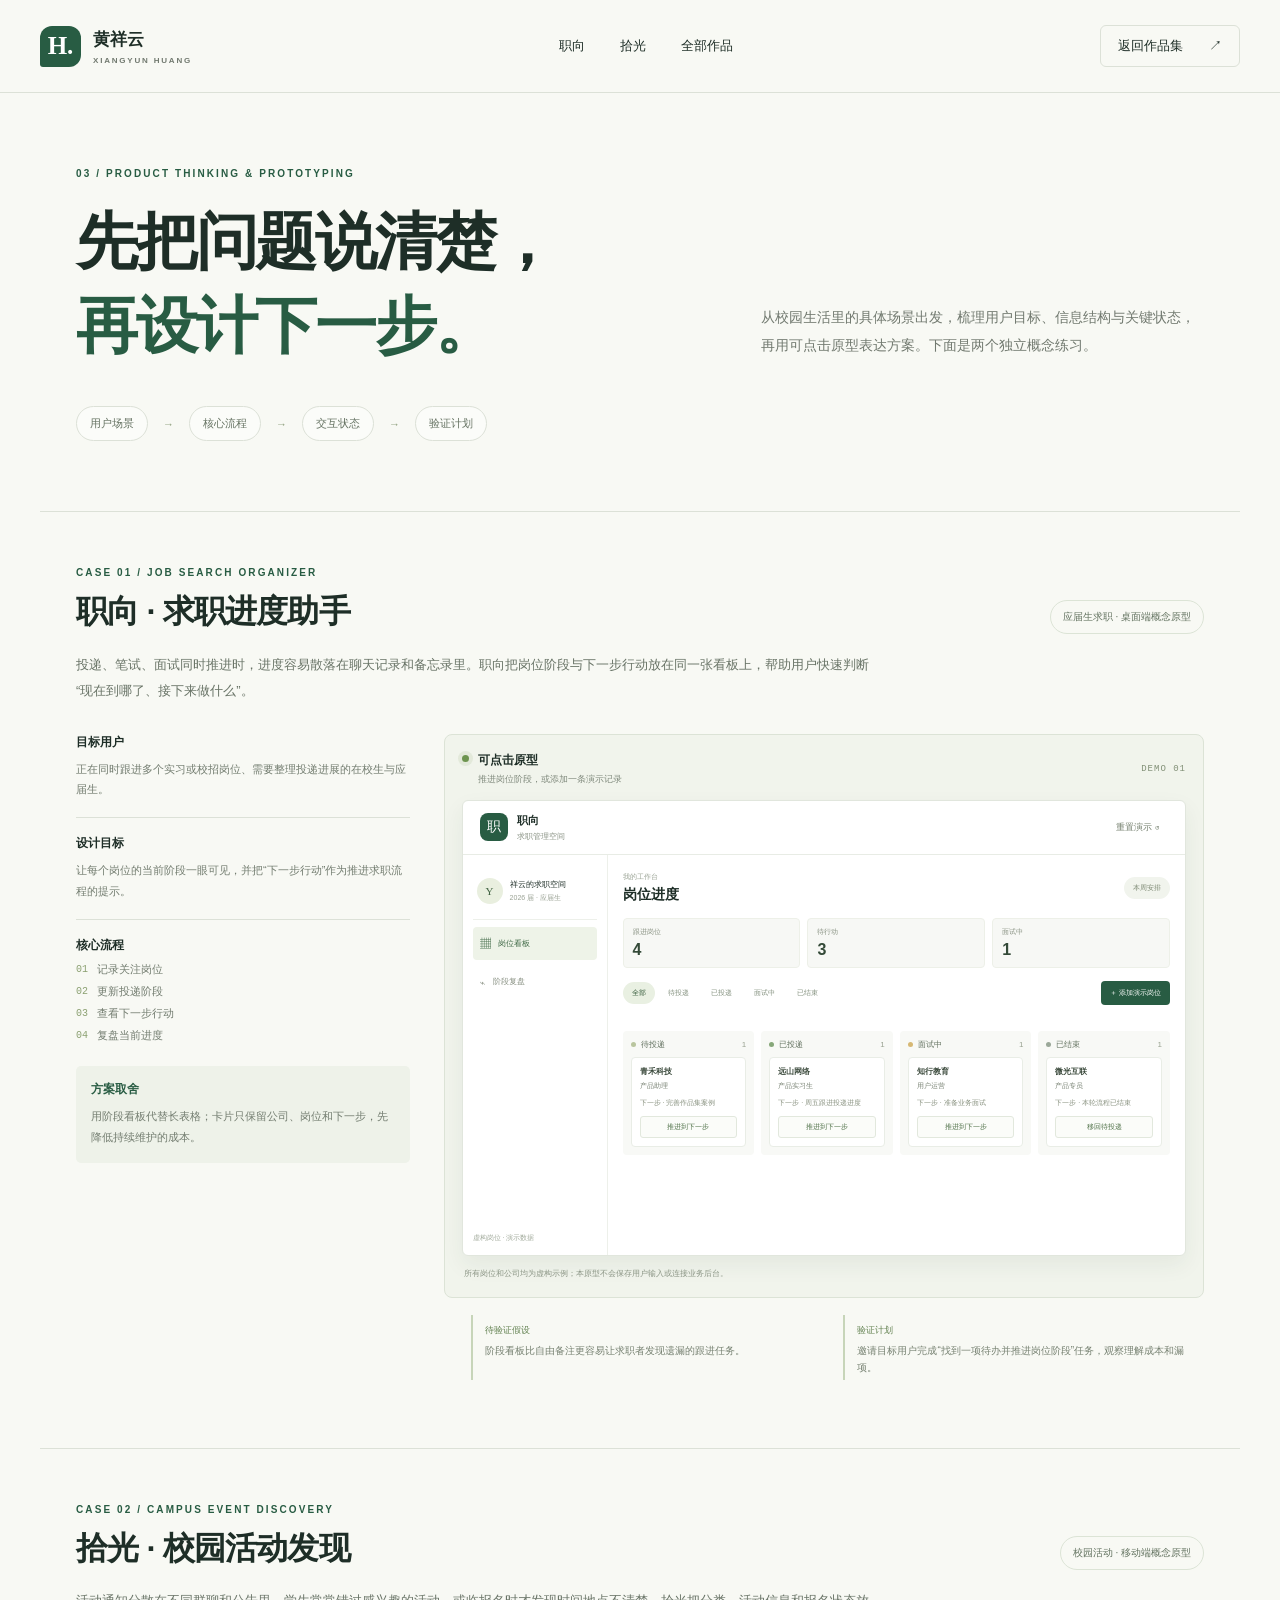
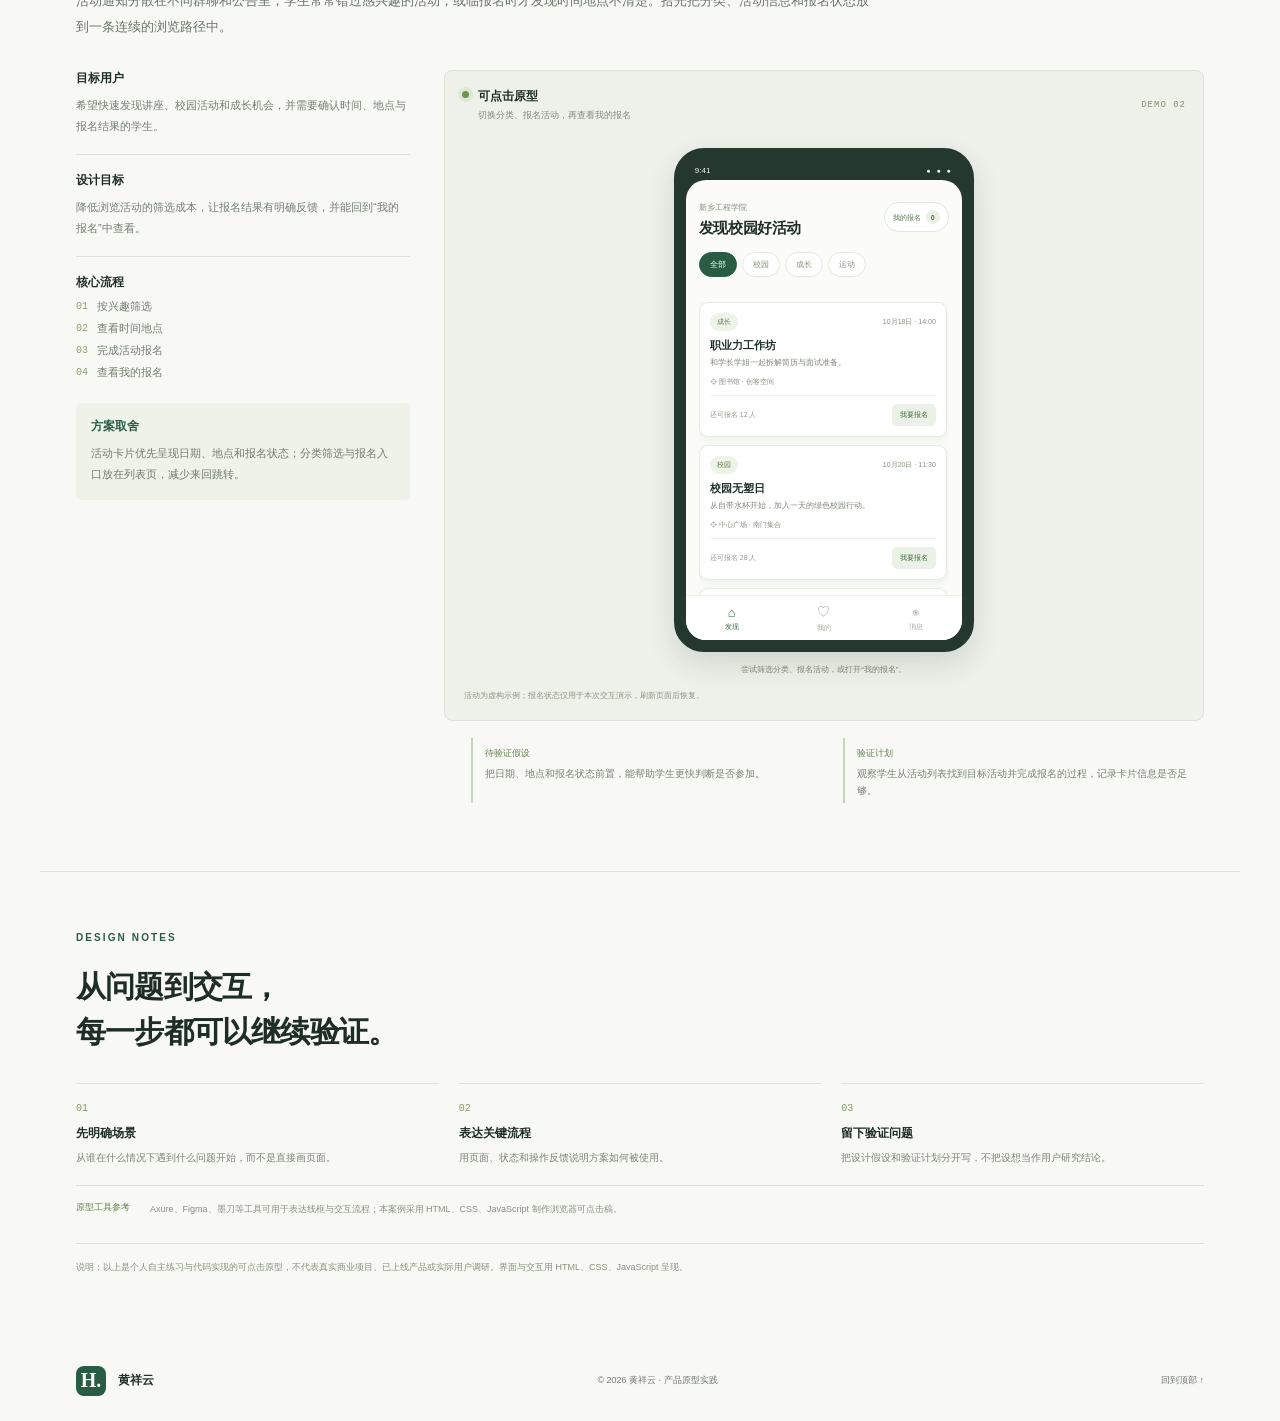
<file: prototype.html>
<!doctype html>
<html lang="zh-CN">
<head>
  <meta charset="utf-8">
  <meta name="viewport" content="width=device-width,initial-scale=1">
  <meta name="description" content="黄祥云的产品原型练习：应届生求职进度管理与校园活动发现，包含目标用户、关键流程和可点击交互原型。">
  <meta name="theme-color" content="#153f32">
  <title>产品原型实践 · 黄祥云</title>
  <link rel="icon" href="icon.svg" type="image/svg+xml">
  <link rel="stylesheet" href="styles.css">
  <link rel="stylesheet" href="prototype.css">
  <script src="prototype.js" defer></script>
</head>
<body>
<a class="skip" href="#main">跳转到主要内容</a>
<header class="header">
  <a class="brand" href="index.html" aria-label="黄祥云 首页"><span class="brand-icon">H.</span><span>黄祥云<span class="brand-en">XIANGYUN HUANG</span></span></a>
  <nav aria-label="原型案例导航"><a href="#zhi-xiang">职向</a><a href="#shi-guang">拾光</a><a href="index.html#work">全部作品</a></nav>
  <a class="nav-contact" href="index.html#work">返回作品集 <span>↗</span></a>
</header>
<main id="main">
  <section class="prototype-intro wrap">
    <p class="eyebrow">03 / PRODUCT THINKING & PROTOTYPING</p>
    <div class="intro-layout">
      <h1>先把问题说清楚，<br><em>再设计下一步。</em></h1>
      <p>从校园生活里的具体场景出发，梳理用户目标、信息结构与关键状态，再用可点击原型表达方案。下面是两个独立概念练习。</p>
    </div>
    <div class="skill-strip"><span>用户场景</span><i>→</i><span>核心流程</span><i>→</i><span>交互状态</span><i>→</i><span>验证计划</span></div>
  </section>

  <article class="case-section wrap" id="zhi-xiang">
    <div class="case-heading">
      <div><p class="eyebrow">CASE 01 / JOB SEARCH ORGANIZER</p><h2>职向 · 求职进度助手</h2></div>
      <span class="case-kind">应届生求职 · 桌面端概念原型</span>
    </div>
    <p class="case-lead">投递、笔试、面试同时推进时，进度容易散落在聊天记录和备忘录里。职向把岗位阶段与下一步行动放在同一张看板上，帮助用户快速判断“现在到哪了、接下来做什么”。</p>
    <div class="case-layout">
      <div class="case-notes">
        <section class="note-block"><h3>目标用户</h3><p>正在同时跟进多个实习或校招岗位、需要整理投递进展的在校生与应届生。</p></section>
        <section class="note-block"><h3>设计目标</h3><p>让每个岗位的当前阶段一眼可见，并把“下一步行动”作为推进求职流程的提示。</p></section>
        <section class="note-block"><h3>核心流程</h3><ol class="flow-list"><li>记录关注岗位</li><li>更新投递阶段</li><li>查看下一步行动</li><li>复盘当前进度</li></ol></section>
        <section class="note-block decision"><h3>方案取舍</h3><p>用阶段看板代替长表格；卡片只保留公司、岗位和下一步，先降低持续维护的成本。</p></section>
      </div>
      <section class="prototype-panel" aria-labelledby="job-demo-title">
        <div class="panel-caption"><div><span class="live-dot"></span><div><h3 id="job-demo-title">可点击原型</h3><p>推进岗位阶段，或添加一条演示记录</p></div></div><span>DEMO 01</span></div>
        <div class="job-demo">
          <div class="demo-frame-head">
            <div class="demo-brand"><span class="app-mark">职</span><div><b>职向</b><small>求职管理空间</small></div></div>
            <button id="job-reset" class="text-control" type="button">重置演示 ↺</button>
          </div>
          <div class="job-app-layout">
            <aside class="job-app-side" aria-label="演示导航">
              <div class="profile-chip"><span>Y</span><p>祥云的求职空间<small>2026 届 · 应届生</small></p></div>
              <div class="job-side-link active"><b>▦</b>岗位看板</div>
              <div class="job-side-link"><b>⌁</b>阶段复盘</div>
              <p class="side-caption">虚构岗位 · 演示数据</p>
            </aside>
            <div class="job-app-main">
              <div class="job-title-row"><div><p>我的工作台</p><h4>岗位进度</h4></div><span class="date-chip">本周安排</span></div>
              <div class="job-stats" id="job-stats" aria-label="岗位统计"></div>
              <div class="job-actions"><div id="job-filters" class="job-filters" aria-label="按阶段筛选"></div><button id="add-job" class="add-job" type="button">＋ 添加演示岗位</button></div>
              <p id="job-status" class="demo-status" role="status" aria-live="polite"></p>
              <div id="job-board" class="job-board" aria-label="岗位阶段看板"></div>
            </div>
          </div>
        </div>
        <p class="demo-footnote">所有岗位和公司均为虚构示例；本原型不会保存用户输入或连接业务后台。</p>
      </section>
    </div>
    <div class="validation-row"><div><span>待验证假设</span><p>阶段看板比自由备注更容易让求职者发现遗漏的跟进任务。</p></div><div><span>验证计划</span><p>邀请目标用户完成“找到一项待办并推进岗位阶段”任务，观察理解成本和漏项。</p></div></div>
  </article>

  <article class="case-section wrap" id="shi-guang">
    <div class="case-heading">
      <div><p class="eyebrow">CASE 02 / CAMPUS EVENT DISCOVERY</p><h2>拾光 · 校园活动发现</h2></div>
      <span class="case-kind">校园活动 · 移动端概念原型</span>
    </div>
    <p class="case-lead">活动通知分散在不同群聊和公告里，学生常常错过感兴趣的活动，或临报名时才发现时间地点不清楚。拾光把分类、活动信息和报名状态放到一条连续的浏览路径中。</p>
    <div class="case-layout campus-layout">
      <div class="case-notes">
        <section class="note-block"><h3>目标用户</h3><p>希望快速发现讲座、校园活动和成长机会，并需要确认时间、地点与报名结果的学生。</p></section>
        <section class="note-block"><h3>设计目标</h3><p>降低浏览活动的筛选成本，让报名结果有明确反馈，并能回到“我的报名”中查看。</p></section>
        <section class="note-block"><h3>核心流程</h3><ol class="flow-list"><li>按兴趣筛选</li><li>查看时间地点</li><li>完成活动报名</li><li>查看我的报名</li></ol></section>
        <section class="note-block decision"><h3>方案取舍</h3><p>活动卡片优先呈现日期、地点和报名状态；分类筛选与报名入口放在列表页，减少来回跳转。</p></section>
      </div>
      <section class="prototype-panel campus-panel" aria-labelledby="campus-demo-title">
        <div class="panel-caption"><div><span class="live-dot"></span><div><h3 id="campus-demo-title">可点击原型</h3><p>切换分类、报名活动，再查看我的报名</p></div></div><span>DEMO 02</span></div>
        <div class="campus-demo">
          <div class="phone-shell">
            <div class="phone-statusbar"><span>9:41</span><span>● ● ●</span></div>
            <div class="phone-screen">
              <div class="phone-heading"><div><small>新乡工程学院</small><h4>发现校园好活动</h4></div><button id="my-bookings" type="button" class="bookings-toggle">我的报名 <b id="booking-count">0</b></button></div>
              <div id="activity-filters" class="activity-filters" aria-label="活动分类"></div>
              <p id="activity-status" class="activity-status" role="status" aria-live="polite"></p>
              <div id="activity-list" class="activity-list"></div>
              <div class="phone-nav"><span class="selected"><i>⌂</i>发现</span><span><i>♡</i>我的</span><span><i>◉</i>消息</span></div>
            </div>
          </div>
          <p class="phone-hint">尝试筛选分类、报名活动，或打开“我的报名”。</p>
        </div>
        <p class="demo-footnote">活动为虚构示例；报名状态仅用于本次交互演示，刷新页面后恢复。</p>
      </section>
    </div>
    <div class="validation-row"><div><span>待验证假设</span><p>把日期、地点和报名状态前置，能帮助学生更快判断是否参加。</p></div><div><span>验证计划</span><p>观察学生从活动列表找到目标活动并完成报名的过程，记录卡片信息是否足够。</p></div></div>
  </article>

  <section class="method-note wrap">
    <p class="eyebrow">DESIGN NOTES</p>
    <h2>从问题到交互，<br>每一步都可以继续验证。</h2>
    <div class="method-grid"><div><b>01</b><h3>先明确场景</h3><p>从谁在什么情况下遇到什么问题开始，而不是直接画页面。</p></div><div><b>02</b><h3>表达关键流程</h3><p>用页面、状态和操作反馈说明方案如何被使用。</p></div><div><b>03</b><h3>留下验证问题</h3><p>把设计假设和验证计划分开写，不把设想当作用户研究结论。</p></div></div>
    <div class="tool-note"><span>原型工具参考</span><p>Axure、Figma、墨刀等工具可用于表达线框与交互流程；本案例采用 HTML、CSS、JavaScript 制作浏览器可点击稿。</p></div>
    <p class="prototype-disclaimer">说明：以上是个人自主练习与代码实现的可点击原型，不代表真实商业项目、已上线产品或实际用户调研。界面与交互用 HTML、CSS、JavaScript 呈现。</p>
  </section>
</main>
<footer class="footer wrap"><a class="brand" href="index.html"><span class="brand-icon">H.</span><span>黄祥云</span></a><p>© <span id="year">2026</span> 黄祥云 · 产品原型实践</p><a href="#main">回到顶部 ↑</a></footer>
</body>
</html>
</file>
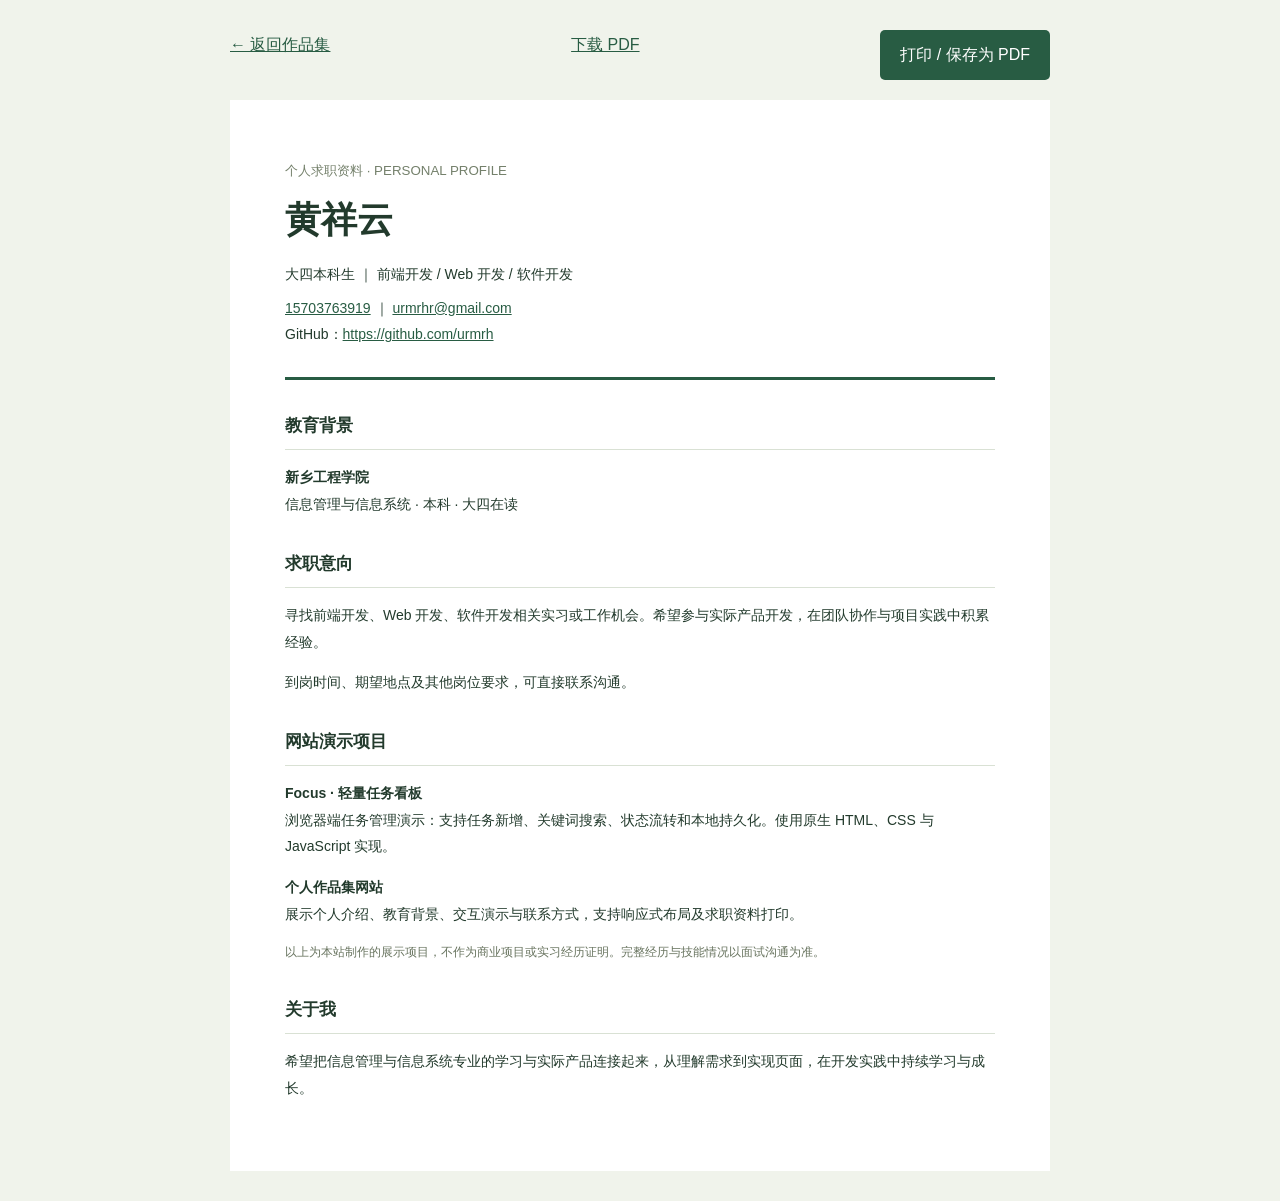
<file: resume.html>
<!doctype html><html lang="zh-CN"><head><meta charset="utf-8"><meta name="viewport" content="width=device-width,initial-scale=1"><title>黄祥云 · 求职资料</title><link rel="icon" href="icon.svg"><style>*{box-sizing:border-box}body{font-family:"Segoe UI","Microsoft YaHei",sans-serif;background:#f0f3eb;color:#223a2c;line-height:1.9;margin:0;padding:30px 20px}main{max-width:820px;background:white;margin:auto;padding:55px}h1{font-size:36px;margin:0}h2{font-size:17px;border-bottom:1px solid #d9e1d4;margin-top:30px;padding-bottom:7px}p{font-size:14px}a{color:#285c43}header{border-bottom:3px solid #285c43;padding-bottom:22px}header p{margin:7px 0}small{color:#74806b}nav{max-width:820px;margin:0 auto 20px;display:flex;justify-content:space-between}button{background:#285c43;color:white;border:0;padding:10px 20px;border-radius:5px;font:inherit;cursor:pointer}.note{font-size:12px;color:#68745f}@media(max-width:600px){main{padding:25px}h1{font-size:30px}}@media print{body{background:white;padding:0}main{padding:15mm;max-width:none}nav{display:none}a{color:inherit;text-decoration:none}h2{break-after:avoid}section{break-inside:avoid}@page{size:A4;margin:10mm}}</style></head><body><nav><a href="index.html">← 返回作品集</a><a href="huang-xiangyun-resume.pdf" download>下载 PDF</a><button type="button" onclick="window.print()">打印 / 保存为 PDF</button></nav><main><header><small>个人求职资料 · PERSONAL PROFILE</small><h1>黄祥云</h1><p>大四本科生 ｜ 前端开发 / Web 开发 / 软件开发</p><p><a href="tel:15703763919">15703763919</a> ｜ <a href="mailto:urmrhr@gmail.com">urmrhr@gmail.com</a><br>GitHub：<a href="https://github.com/urmrh">https://github.com/urmrh</a></p></header><section><h2>教育背景</h2><p><strong>新乡工程学院</strong><br>信息管理与信息系统 · 本科 · 大四在读</p></section><section><h2>求职意向</h2><p>寻找前端开发、Web 开发、软件开发相关实习或工作机会。希望参与实际产品开发，在团队协作与项目实践中积累经验。</p><p>到岗时间、期望地点及其他岗位要求，可直接联系沟通。</p></section><section><h2>网站演示项目</h2><p><strong>Focus · 轻量任务看板</strong><br>浏览器端任务管理演示：支持任务新增、关键词搜索、状态流转和本地持久化。使用原生 HTML、CSS 与 JavaScript 实现。</p><p><strong>个人作品集网站</strong><br>展示个人介绍、教育背景、交互演示与联系方式，支持响应式布局及求职资料打印。</p><p class="note">以上为本站制作的展示项目，不作为商业项目或实习经历证明。完整经历与技能情况以面试沟通为准。</p></section><section><h2>关于我</h2><p>希望把信息管理与信息系统专业的学习与实际产品连接起来，从理解需求到实现页面，在开发实践中持续学习与成长。</p></section></main></body></html>
</file>
<file: styles.css>
:root{--paper:#f8f9f4;--ink:#1e2e27;--green:#285c43;--muted:#71796f;--line:#dce1d7;--lime:#d3ec8c}*{box-sizing:border-box}html{scroll-behavior:smooth;scroll-padding-top:100px}body{margin:0;background:var(--paper);color:var(--ink);font-family:Inter,"Segoe UI","Microsoft YaHei",Arial,sans-serif;-webkit-font-smoothing:antialiased}a{color:inherit;text-decoration:none}button,input,select{font:inherit}a,button{-webkit-tap-highlight-color:transparent}a:focus-visible,button:focus-visible,input:focus-visible,select:focus-visible{outline:3px solid #659249;outline-offset:5px}button{cursor:pointer}::selection{background:var(--lime);color:var(--ink)}.wrap{max-width:1200px;margin:0 auto;padding-left:36px;padding-right:36px}.header{max-width:1280px;margin:auto;padding:25px 40px;display:flex;align-items:center;justify-content:space-between;border-bottom:1px solid var(--line)}.brand{display:flex;align-items:center;gap:12px;font-size:17px;font-weight:650}.brand-icon{display:grid;place-items:center;width:41px;height:41px;background:var(--green);color:white;border-radius:12px 12px 12px 3px;font:700 25px Georgia,serif}.brand-en{display:block;font-size:8px;letter-spacing:1.8px;margin-top:5px;color:var(--muted)}nav{display:flex;gap:35px;font-size:13px}nav a:hover,.text-link:hover{color:var(--green)}.nav-contact{font-size:13px;border:1px solid var(--line);padding:11px 17px;border-radius:6px}.nav-contact span{margin-left:22px}.hero{display:grid;grid-template-columns:1.08fr 1fr;gap:36px;padding-top:67px;padding-bottom:69px;align-items:center}.availability{display:inline-flex;gap:9px;align-items:center;color:var(--green);background:#ebf0e5;border:1px solid #dce5d3;padding:8px 12px;border-radius:30px;font-size:11px}.availability>span{background:#56834c;width:6px;height:6px;border-radius:50%;box-shadow:0 0 0 3px #56834c15}.eyebrow{font-size:10px;letter-spacing:2.1px;font-weight:650;color:var(--green);margin:0 0 21px}.hero .eyebrow{margin-top:29px;margin-bottom:18px}.hero h1{font-size:clamp(35px,4vw,51px);line-height:1.43;letter-spacing:-1.9px;font-weight:650;margin:0;position:relative}.hero h1 em{font-style:normal;color:var(--green)}.title-dot{display:inline-block;color:#7f9e57;font-size:45px;margin-left:17px;font-weight:400}.hero-description{font-size:13px;line-height:2.1;color:var(--muted);margin:23px 0 27px}.actions{display:flex;gap:12px}.button{padding:14px 20px;display:inline-flex;gap:28px;font-size:12px;border-radius:5px;align-items:center;justify-content:center;transition:transform .2s}.button:hover{transform:translateY(-3px)}.primary{background:var(--green);color:white}.secondary{border:1px solid #d3d9cd}.hero-foot{display:flex;align-items:center;gap:13px;color:var(--muted);font-size:10px;margin-top:36px}.small-rule{width:18px;height:1px;background:#abb2a6}.hero-art{height:460px;border-radius:8px;background:#e9eedf;position:relative;overflow:hidden;isolation:isolate}.art-grid{position:absolute;inset:0;background-image:linear-gradient(#b4c3a32b 1px,transparent 1px),linear-gradient(90deg,#b4c3a32b 1px,transparent 1px);background-size:30px 30px;mask-image:linear-gradient(135deg,black,transparent)}.art-top{position:absolute;top:25px;left:26px;font-size:9px;letter-spacing:2px;color:#7b8c6b}.orbit{position:absolute;border:1px solid #bdcaaa;border-radius:50%;width:380px;height:380px;left:155px;top:155px}.orbit-two{width:280px;height:280px;left:205px;top:205px}.window{position:absolute;top:97px;left:32px;width:calc(100% - 65px);background:#183d30;border-radius:9px;box-shadow:0 23px 35px #15342225;transform:rotate(-5deg);z-index:2}.window-bar{height:37px;border-bottom:1px solid #ffffff13;display:flex;align-items:center;gap:5px;padding:0 15px;color:#aec4b3;font-size:9px}.window-bar i{width:6px;height:6px;background:#9eb293;border-radius:50%}.window-bar i:first-child{background:#d0c887}.window-bar span{margin-left:12px}.window-bar b{margin-left:auto;font-size:14px;font-weight:400}.code{padding:24px 15px 30px;font:11px/2.2 Consolas,monospace;color:#b5c7b5}.line{display:block;white-space:nowrap}.code b{color:#d7e8a5;font-weight:400}.code strong{color:#d9ce95;font-weight:400}.caret{color:var(--lime)}.shape{position:absolute;right:22px;bottom:69px;width:125px;height:125px;background:#b6d079;border-radius:25px;transform:rotate(13deg);box-shadow:12px 16px 0 #83a254;z-index:3;display:grid;place-items:center}.shape-inner{width:88px;height:88px;border:1px solid #617e404d;border-radius:17px;display:grid;place-items:center;font:600 33px Consolas,monospace;color:#2a5135}.floating-tag{position:absolute;left:25px;bottom:53px;display:flex;gap:12px;align-items:center;padding:15px 19px;background:#fafbf5;box-shadow:0 8px 30px #23412410;border-radius:7px;z-index:4;transform:rotate(3deg);font-size:12px}.floating-tag>span{font-size:31px;color:var(--green)}.floating-tag small{display:block;font-size:7px;letter-spacing:1px;color:var(--muted);margin-top:6px}.art-bottom{position:absolute;bottom:18px;left:25px;right:25px;display:flex;justify-content:space-between;font-size:8px;letter-spacing:1px;color:#76886a}.discipline{border-block:1px solid var(--line)}.discipline .wrap{display:flex;justify-content:space-between;align-items:center;padding-top:22px;padding-bottom:22px;font-size:11px;letter-spacing:2px;color:#737e6e}.discipline i{font-size:22px;font-style:normal;color:#74915b}.section{padding-top:84px;padding-bottom:84px}h2{font-size:31px;line-height:1.6;letter-spacing:-.8px;margin:0;font-weight:600}.about{display:grid;grid-template-columns:1fr 1.2fr;gap:90px}.about-copy{padding-top:23px}.about-copy p{font-size:13px;line-height:2.1;color:#6a7569;margin:0 0 17px}.about-tags,.tags{display:flex;flex-wrap:wrap;gap:7px}.about-tags{margin-top:22px}.about-tags span,.tags span{font-size:10px;border:1px solid var(--line);border-radius:4px;padding:6px 10px}.work-section{background:#eef1e8;border-block:1px solid #e3e7dd}.section-head{display:flex;justify-content:space-between;align-items:end;margin-bottom:37px}.section-head>p{font-size:12px;line-height:1.9;color:var(--muted);margin:0 0 4px}.green-dot{color:#75964d}.projects{display:grid;grid-template-columns:1fr 1fr;gap:32px}.project-visual{height:300px;display:block;position:relative;overflow:hidden;border-radius:7px}.task-visual{background:#dce6d3;padding:39px 26px 0}.mini-app{display:flex;height:265px;background:#fafcf9;box-shadow:0 16px 25px #223c2915;border-radius:7px;transform:rotate(-3deg);transition:transform .3s;overflow:hidden}.project-visual:hover .mini-app{transform:rotate(0deg) translateY(-5px)}.mini-side{width:98px;flex-shrink:0;border-right:1px solid #e4eadd;padding:16px 9px;display:flex;flex-direction:column;gap:13px;font-size:7px;color:#8a9584}.mini-side>b{font-size:23px;color:var(--green);margin:0 5px 13px}.mini-side>b>span{font-size:15px}.mini-side>span{padding-left:7px}.mini-active{background:#e8eedd;color:var(--green);padding:7px;border-radius:4px}.mini-side>small{margin-top:auto;font-size:5px;letter-spacing:1px}.mini-content{padding:20px 14px;flex:1;min-width:0}.mini-head{display:flex;justify-content:space-between;align-items:center;font-size:10px;gap:5px}.mini-head>span{background:var(--green);color:white;padding:5px;border-radius:3px;font-size:6px;white-space:nowrap}.mini-stats{display:flex;gap:8px;margin:20px 0}.mini-stats div{background:#f1f4ed;padding:10px;flex:1;color:#939e8b;font-size:6px}.mini-stats b{display:block;font-size:20px;font-weight:500;color:#405638;margin-bottom:5px}.mini-columns{display:grid;grid-template-columns:1fr 1fr;gap:8px}.mini-columns small{font-size:7px;color:#6e7d65}.mini-columns i{font-style:normal;margin-left:9px}.mini-columns p{padding:9px;border:1px solid #e3e8dd;border-radius:4px;margin:9px 0;font-size:7px}.mini-columns em{font-size:5px;font-style:normal;background:#e5edd9;padding:2px 4px}.mini-columns b,.mini-columns p span{display:block;margin-top:7px}.mini-columns p span{color:#909b87;font-size:6px}.visual-link{position:absolute;bottom:15px;right:15px;background:#ffffffeb;border-radius:30px;padding:9px 14px;font-size:10px;box-shadow:0 2px 8px #16342310}.portfolio-visual{background:#224735;padding:27px 35px}.poster{height:100%;border:1px solid #ffffff20;padding:19px 22px;color:#edf4dc}.poster>span{font-size:7px;letter-spacing:1px;display:flex;justify-content:space-between}.poster>span b{font-size:14px}.poster>div{font-size:clamp(26px,3.2vw,43px);line-height:1.14;font-weight:600;letter-spacing:-1.8px;margin:20px 0}.poster em{font-style:normal;color:#c6df97;font-weight:400;font-family:Georgia,serif;font-size:.85em}.poster footer{font-size:8px;display:flex;justify-content:space-between;align-items:center}.poster footer span{font-size:32px;color:#c6df97}.project-meta{display:flex;justify-content:space-between;font-size:8px;color:#768470;letter-spacing:1px;margin:22px 0 12px}.project-meta span+span{letter-spacing:0}.project h3{font-size:20px;letter-spacing:-.5px;margin:0 0 12px;font-weight:600}.project>p{font-size:12px;line-height:1.9;color:#75806e;margin-bottom:20px}.project-footer{display:flex;align-items:center;justify-content:space-between;border-bottom:1px solid #d4ddcb;padding-bottom:21px;gap:8px}.tags span{font-size:8px;padding:5px 8px;border-color:#d3ddca}.project-footer>a{font-size:24px}.work-note{font-size:10px;color:#798371;margin:27px 0 0;line-height:1.8}.work-note a{border-bottom:1px solid}.education{display:grid;grid-template-columns:1fr 1.2fr;gap:90px}.text-link{font-size:11px;display:inline-block;margin-top:26px;border-bottom:1px solid #a7b59b;padding-bottom:7px}.school{display:flex;align-items:center;gap:20px;padding-bottom:25px}.school-icon{font-size:24px;width:55px;height:55px;display:grid;place-items:center;border:1px solid var(--line);border-radius:8px}.sub-label{font-size:10px;color:var(--muted)}.school h3{font-size:21px;font-weight:600;margin:8px 0}.school p{font-size:12px;color:var(--muted);margin:0}.direction{display:flex;gap:30px;border-top:1px solid var(--line);padding:19px 0;font-size:11px;line-height:1.8}.direction>span{color:#8b9384;flex-shrink:0}.direction>p{margin:0}.contact-section{background:#1e4232;color:#f0f4e8}.contact{display:grid;grid-template-columns:1.3fr 1fr;gap:85px;padding-top:68px;padding-bottom:66px}.contact .eyebrow{color:#b1c79e}.contact h2{font-size:32px}.contact p:not(.eyebrow){font-size:12px;line-height:2;color:#aebfa4;margin:19px 0}.contact-mail{font-size:25px;letter-spacing:-.5px;display:inline-flex;align-items:center;gap:36px;border-bottom:1px solid #789067;padding-bottom:9px;margin-top:7px}.contact-card{border:1px solid #ffffff24;padding:25px 28px;border-radius:7px;background:#ffffff03}.contact-card .availability{background:none;border:0;padding:0;color:#c6dbac;font-size:10px;margin-bottom:9px}.contact-card .availability>span{background:#bcda8e}.contact-card>a{display:block;padding:20px 0;border-bottom:1px solid #ffffff1a}.contact-card small{display:block;font-size:8px;letter-spacing:1.5px;color:#a5b79b;margin-bottom:9px}.contact-card strong{font-weight:400;font-size:17px;display:flex;justify-content:space-between;gap:20px}.contact-card button{background:none;border:0;color:#baceac;padding:18px 0 0;display:flex;justify-content:space-between;width:100%;font-size:10px}.contact-card #copy-status{display:block;font-size:10px;margin-top:8px;color:#d7edbd;min-height:12px}.footer{display:flex;justify-content:space-between;align-items:center;padding-top:25px;padding-bottom:25px}.footer .brand{font-size:12px}.footer .brand-icon{width:30px;height:30px;font-size:20px;border-radius:8px}.footer p,.footer>a:last-child{font-size:9px;color:var(--muted)}.skip{position:absolute;top:-100px;left:20px;background:var(--ink);color:white;padding:15px;z-index:99}.skip:focus{top:10px}
@media(min-width:1500px){.hero{padding-top:90px;padding-bottom:90px}.hero-art{height:485px}}
@media(max-width:900px){.wrap{padding-left:25px;padding-right:25px}.header{padding:20px 25px}.hero{gap:25px;padding-top:45px}.hero h1{font-size:35px}.title-dot{font-size:30px;margin-left:8px}.hero-art{height:405px}.window{left:18px;width:calc(100% - 36px);top:85px}.code{font-size:9px;padding-left:10px}.shape{width:100px;height:100px;right:18px;bottom:65px}.shape-inner{width:75px;height:75px;font-size:26px}.floating-tag{left:17px;bottom:48px;padding:12px;font-size:10px}.floating-tag small{font-size:6px}.hero-foot{font-size:9px;flex-wrap:wrap}.discipline .wrap{font-size:8px;letter-spacing:1px}.about,.education{gap:40px}.contact{gap:40px}.contact h2{font-size:27px}.contact-mail{font-size:21px;gap:20px}.project-visual{height:250px}.task-visual{padding:30px 15px 0}.mini-side{width:72px}.mini-content{padding:15px 9px}.mini-head{font-size:8px}.mini-stats div{padding:7px}.portfolio-visual{padding:23px}.poster{padding:14px}.poster>div{font-size:32px;margin:20px 0}.project h3{font-size:18px}.project-footer .tags{gap:4px}.tags span{font-size:7px;padding:4px 5px}}
@media(max-width:640px){html{scroll-padding-top:20px}.wrap{padding-left:22px;padding-right:22px}.header{padding:18px 22px}.brand{font-size:14px}.brand-icon{width:35px;height:35px;font-size:23px}.brand-en{font-size:6px}.header nav{display:none}.nav-contact{font-size:11px;padding:10px 12px}.nav-contact span{margin-left:12px}.hero{grid-template-columns:1fr;padding-top:35px;padding-bottom:35px;gap:33px}.hero h1{font-size:43px;line-height:1.35}.hero .eyebrow{font-size:9px;margin-top:25px}.hero-description{font-size:12px}.hero-foot{font-size:9px;margin-top:25px}.hero-art{height:345px}.window{top:65px;left:27px;width:calc(100% - 54px)}.code{font-size:10px;padding:15px}.shape{bottom:47px;right:25px;width:95px;height:95px}.floating-tag{bottom:40px;left:23px}.art-bottom{font-size:6px;bottom:13px}.art-top{top:20px;font-size:7px}.discipline .wrap{padding-top:16px;padding-bottom:16px;font-size:6px;letter-spacing:.2px;gap:8px}.discipline i{font-size:15px}.section{padding-top:52px;padding-bottom:52px}h2{font-size:27px}.eyebrow{font-size:8px;margin-bottom:17px}.about,.education{grid-template-columns:1fr;gap:20px}.about-copy{padding-top:0}.about-copy p{font-size:12px}.section-head{align-items:start;gap:15px;margin-bottom:26px}.section-head>p{display:none}.projects{grid-template-columns:1fr;gap:36px}.project-visual{height:265px}.task-visual{padding:33px 26px 0}.mini-side{width:90px}.mini-content{padding:18px 13px}.mini-head{font-size:9px}.portfolio-visual{padding:25px 35px}.poster>div{font-size:36px;margin:17px 0}.project h3{font-size:20px}.tags span{font-size:8px;padding:5px 8px}.education-details{padding-top:15px}.contact{grid-template-columns:1fr;gap:30px;padding-top:50px;padding-bottom:40px}.contact h2{font-size:27px}.contact-mail{font-size:23px}.contact-card{padding:22px 25px}.footer{flex-wrap:wrap;gap:15px}.footer p{order:3;width:100%;margin:0;font-size:9px}.footer>a:last-child{margin-left:auto}.work-note{font-size:9px}}
@media(prefers-reduced-motion:reduce){html{scroll-behavior:auto}*,*::before,*::after{transition:none!important;animation:none!important}}

.hero-copy,.hero-art,.project,.about-copy,.education-details,.contact>div{min-width:0}@media(max-width:360px){.actions{gap:8px}.button{padding:12px 14px;gap:12px}.hero h1{font-size:36px}.contact-mail{font-size:20px}.contact-card{padding:20px}.contact-card strong{font-size:15px}.mini-side{width:65px}.mini-content{padding:15px 8px}.mini-stats{gap:4px}.mini-stats div{padding:6px}.mini-head{font-size:7px}.poster>div{font-size:29px}}

@media(max-width:640px){.hero h1{font-size:clamp(30px,9vw,40px)}}

/* Product prototype portfolio cards */
.prototype-visual{background:#dfe8d8;display:flex;align-items:center;justify-content:center;padding:25px 22px}.mini-product-window{width:100%;height:238px;background:#fbfcf9;border-radius:7px;box-shadow:0 14px 25px #203c291c;padding:15px;transform:rotate(-2deg);transition:transform .3s;overflow:hidden}.project-visual:hover .mini-product-window{transform:rotate(0) translateY(-4px)}.mini-product-head{display:flex;justify-content:space-between;align-items:center;font-size:10px;color:#335a3e}.mini-product-head b span{font-size:7px;font-weight:400;color:#87947f;margin-left:8px}.mini-product-head i{font-style:normal;color:#fff;background:#285c43;border-radius:3px;padding:3px 7px}.mini-product-stats{display:flex;gap:7px;margin:12px 0}.mini-product-stats span{flex:1;background:#f1f4ed;padding:6px;font-size:6px;color:#8a9583}.mini-product-stats b{display:block;font-size:13px;color:#435a3f;margin-bottom:3px;font-weight:550}.mini-product-board{display:grid;grid-template-columns:repeat(3,1fr);gap:6px}.mini-product-board>span{font-size:6px;color:#73806c;background:#f7f8f5;padding:6px;border-radius:3px}.mini-product-board i{display:block;font-style:normal;margin-top:6px;background:#fff;border:1px solid #e7ebe2;padding:5px 4px;color:#56634f;border-radius:3px;white-space:nowrap}.campus-visual{background:#e6eadb}.mini-phone{height:250px;width:158px;border:6px solid #294334;border-radius:22px;background:#fbfcf8;padding:11px 9px;box-shadow:0 13px 20px #203c291c;transform:rotate(4deg);transition:transform .3s}.project-visual:hover .mini-phone{transform:rotate(0) translateY(-4px)}.mini-phone-top{font-size:6px;color:#88937f}.mini-phone>b{display:block;font-size:12px;margin-top:5px}.mini-phone-chip{display:flex;gap:4px;margin:9px 0}.mini-phone-chip span{font-size:5px;border:1px solid #e2e8dc;border-radius:10px;padding:4px 6px;color:#75826e}.mini-phone-chip span:first-child{background:#285c43;color:#fff;border-color:#285c43}.mini-event{background:#fff;border:1px solid #e8ece5;border-radius:6px;padding:7px;margin-bottom:6px}.mini-event small,.mini-event span{display:block;font-size:5px;color:#87917f}.mini-event b{display:block;font-size:8px;margin:5px 0}.mini-event.light{background:#f5f7f1}

/* Personal AI and workflow practice card */
.ai-visual{display:grid;place-items:center;padding:34px;background:#e5ebdd}
.ai-preview{width:min(100%,420px);padding:20px 22px;background:#fbfcf8;border:1px solid #e5eadf;border-radius:7px;box-shadow:0 15px 25px #203c2915;transform:rotate(-2deg);transition:transform .3s}
.project-visual:hover .ai-preview{transform:rotate(0) translateY(-4px)}
.ai-preview-head{display:flex;justify-content:space-between;align-items:center;color:#74836b;font-size:8px;letter-spacing:1.2px;padding-bottom:12px;border-bottom:1px solid #e8ece3}
.ai-preview-head b{display:grid;place-items:center;width:27px;height:27px;border-radius:6px;background:#285c43;color:#fff;font-size:9px;letter-spacing:0}
.ai-preview-row{display:flex;justify-content:space-between;gap:10px;align-items:center;padding:12px 0;border-bottom:1px solid #edf0e9;font-size:9px;color:#65705f}
.ai-preview-row i{font-style:normal;color:#84917a;font-size:8px;text-align:right}
.ai-preview-flow{display:flex;align-items:center;justify-content:space-between;gap:7px;padding-top:15px;color:#52674a;font-size:8px}
.ai-preview-flow span{padding:7px 8px;background:#eff3e9;border-radius:4px;white-space:nowrap}
.ai-preview-flow b{font-weight:400;color:#8b9b7c}
@media(max-width:900px){.ai-visual{padding:25px 18px}.ai-preview{padding:17px 16px}.ai-preview-flow{gap:4px}.ai-preview-flow span{padding:7px 6px;font-size:7px}}
@media(max-width:640px){.ai-visual{padding:31px 28px}.ai-preview{padding:19px 20px}.ai-preview-flow{gap:7px}.ai-preview-flow span{padding:7px 8px;font-size:8px}}
</file>
<file: ai-practice.css>
.ai-practice-page{--practice-soft:#edf1e7;--practice-deep:#173e30}.practice-hero{display:grid;grid-template-columns:1.35fr .75fr;gap:70px;align-items:center;padding-top:76px;padding-bottom:77px}.practice-hero-copy{max-width:700px}.practice-hero .eyebrow{margin-bottom:21px}.practice-kicker{display:inline-flex;align-items:center;gap:8px;margin:0 0 15px;padding:8px 12px;border-radius:30px;background:#ebf0e5;color:var(--green);font-size:10px}.practice-kicker span,.practice-label i,.demo-status-dot{width:7px;height:7px;border-radius:50%;background:#64894d;box-shadow:0 0 0 3px #64894d19}.practice-hero h1{font-size:clamp(34px,4.4vw,53px);line-height:1.42;letter-spacing:-1.8px;font-weight:620;margin:0}.practice-hero h1 em{font-style:normal;color:var(--green)}.practice-lead{max-width:610px;color:var(--muted);font-size:13px;line-height:2.1;margin:21px 0 25px}.practice-hero-actions{display:flex;flex-wrap:wrap;gap:11px}.practice-boundary{position:relative;padding:29px 30px 27px;background:#e9eedf;border:1px solid #dce5d3;border-radius:8px;overflow:hidden}.boundary-mark{position:absolute;right:23px;top:16px;color:#789459;font-size:38px}.practice-boundary .eyebrow{font-size:8px;margin:0 0 12px}.practice-boundary h2{font-size:22px;line-height:1.55;max-width:255px}.practice-boundary>p:not(.eyebrow){font-size:11px;color:#66735f;line-height:1.9;margin:12px 0 15px}.practice-boundary ul{list-style:none;margin:0;padding:0;border-top:1px solid #d4ddc9}.practice-boundary li{position:relative;padding:9px 0 0 16px;color:#64715d;font-size:10px;line-height:1.65}.practice-boundary li::before{content:"";position:absolute;left:1px;top:16px;width:5px;height:5px;border-radius:50%;background:#8ca56d}.practice-ribbon{border-block:1px solid var(--line)}.practice-ribbon .wrap{display:flex;align-items:center;justify-content:space-between;gap:12px;padding-top:18px;padding-bottom:18px;color:#727f6e;font-size:9px;letter-spacing:1.5px}.practice-ribbon i{font-size:17px;font-style:normal;color:#789459}.practice-section-heading{display:flex;align-items:end;justify-content:space-between;gap:30px;margin-bottom:34px}.practice-section-heading .eyebrow{margin-bottom:14px}.practice-section-heading h2{font-size:30px;line-height:1.45;letter-spacing:-.6px}.practice-section-heading>p{color:var(--muted);font-size:11px;line-height:1.9;margin:0 0 2px;flex-shrink:0}.basis-grid{display:grid;grid-template-columns:1.25fr .75fr;gap:18px}.basis-card{background:#fff;border:1px solid #e4e8df;border-radius:7px;padding:26px 28px}.basis-card-main{background:#f5f7f1}.card-topline{display:flex;align-items:center;justify-content:space-between;gap:10px;font-size:9px;color:#84907d}.practice-label{display:inline-flex;align-items:center;gap:8px;color:var(--green);font-weight:650}.practice-label i{width:6px;height:6px;box-shadow:none}.basis-card h3{font-size:20px;margin:19px 0 9px;font-weight:600}.basis-card p:not(.eyebrow){font-size:11px;color:#6d786a;line-height:1.95;margin:0}.field-list{display:flex;flex-wrap:wrap;gap:7px;margin-top:19px}.field-list span{padding:7px 10px;background:#fff;border:1px solid #e0e6d9;border-radius:4px;color:#52654e;font-size:9px}.basis-card .basis-caption{margin-top:17px;font-size:9px;color:#929a8b}.basis-card-note{position:relative;overflow:hidden}.basis-icon{display:grid;place-items:center;width:41px;height:41px;border-radius:8px;background:#eaf0e4;color:var(--green);font-size:23px}.basis-card-note .eyebrow{margin:18px 0 0;font-size:8px}.basis-card-note h3{font-size:18px;margin:9px 0}.privacy-note{display:flex;gap:10px;align-items:start;border-top:1px solid #e7ebe3;margin-top:17px;padding-top:13px;font-size:9px;line-height:1.7}.privacy-note b{color:#52654e;flex-shrink:0}.privacy-note span{color:#7b8575}.workflow-section{background:#eef1e8;border-block:1px solid #e2e7dc}.workflow-grid{display:grid;grid-template-columns:repeat(4,1fr);gap:12px}.workflow-step{position:relative;min-height:190px;padding:21px 19px;background:#fbfcf8;border:1px solid #e2e7dc;border-radius:6px}.step-number{display:block;color:#93a180;font:italic 17px Georgia,serif}.step-kind{display:inline-block;margin-top:16px;color:#718162;font-size:8px;letter-spacing:.5px}.workflow-step h3{font-size:15px;margin:8px 0}.workflow-step p{margin:0;color:#737e6e;font-size:10px;line-height:1.8}.step-arrow{position:absolute;right:-13px;top:82px;z-index:1;width:24px;height:24px;display:grid;place-items:center;background:#eef1e8;border:1px solid #e0e5d9;border-radius:50%;font-size:11px;color:#71835f}.workflow-step-ai{background:#e3ecd6;border-color:#d4e1c3}.workflow-step-ai .step-kind{color:#537141}.workflow-caption{margin:17px 0 0;color:#7b8575;font-size:9px;line-height:1.8}.workflow-caption span{color:#52654e;font-weight:650;margin-right:8px}.solution-section{padding-bottom:78px}.solution-layout{display:grid;grid-template-columns:.95fr 1.05fr;gap:42px;align-items:start}.solution-flow{display:flex;align-items:center;justify-content:space-between;gap:7px;padding:24px 20px;background:#f2f5ee;border:1px solid #e3e8de;border-radius:7px}.solution-node{display:flex;flex-direction:column;gap:7px;min-width:0}.solution-node>span{font-size:8px;color:#738365}.solution-node>b{font-size:10px;font-weight:600;white-space:nowrap}.solution-node>small{font-size:8px;color:#8b9485}.solution-node-ai{padding:11px 10px;background:#e4edda;border:1px solid #d3e0c7;border-radius:5px}.flow-connector{color:#91a080;font-size:13px}.solution-notes{display:flex;flex-direction:column}.solution-notes article{display:grid;grid-template-columns:32px 1fr;gap:10px;padding:0 0 15px;margin-bottom:15px;border-bottom:1px solid var(--line)}.solution-notes article:last-child{margin:0;padding:0;border:0}.solution-notes article>span{font:italic 15px Georgia,serif;color:#8ca06f}.solution-notes h3{margin:0 0 5px;font-size:13px}.solution-notes p{margin:0;color:#737e6e;font-size:10px;line-height:1.85}.solution-doc{display:grid;grid-template-columns:.7fr 1.3fr;gap:14px 30px;align-items:center;margin-top:34px;padding:22px 25px;background:#f4f6f0;border:1px solid #e6eae1;border-radius:6px}.solution-doc .eyebrow{font-size:8px;margin:0 0 8px}.solution-doc h3{font-size:15px;margin:0}.doc-topics{display:flex;flex-wrap:wrap;gap:7px}.doc-topics span{padding:7px 10px;border:1px solid #dfe5d9;border-radius:4px;background:#fff;color:#607058;font-size:9px}.solution-doc>p{grid-column:2;margin:0;color:#818b7c;font-size:9px;line-height:1.8}.demo-section{background:#1e4232;color:#f0f4e8}.demo-section .practice-section-heading .eyebrow{color:#bdd2a7}.demo-section .practice-section-heading h2{color:#f0f4e8}.demo-section .practice-section-heading>p{color:#b1c0aa}.demo-shell{display:grid;grid-template-columns:1.3fr .7fr;gap:27px;align-items:center}.demo-panel{background:#f9fbf6;color:var(--ink);border-radius:7px;padding:21px 23px;box-shadow:0 18px 35px #102c1e24}.demo-panel-head{display:flex;align-items:center;justify-content:space-between;border-bottom:1px solid #e7ebe3;padding-bottom:15px}.demo-panel-head>div,.demo-subscription>div{display:flex;align-items:center;gap:10px}.demo-status-dot{width:6px;height:6px}.demo-panel-head b,.demo-subscription b{display:block;font-size:10px}.demo-panel-head small,.demo-subscription small{display:block;color:#889283;font-size:8px;margin-top:5px}.demo-mode{font-size:7px;letter-spacing:1px;color:#718263;background:#eef2e8;padding:7px 9px;border-radius:3px}.demo-task-list{padding:12px 0 6px}.demo-task{display:flex;align-items:center;gap:10px;padding:12px 10px;border-bottom:1px solid #edf0ea}.demo-task-highlight{background:#f3f6ee;border-radius:4px}.task-check{display:grid;place-items:center;width:19px;height:19px;border:1px solid #bfc9b6;border-radius:50%;color:#62804f;font-size:10px;flex-shrink:0}.task-check-done{background:#e2ebd9;border-color:#d4dfca}.demo-task>div{flex:1;min-width:0}.demo-task small,.demo-task b,.demo-task>div>span{display:block}.demo-task small{font-size:8px;color:#829078}.demo-task b{font-size:10px;font-weight:600;margin:5px 0}.demo-task>div>span{font-size:8px;color:#899384}.task-tag{font-size:7px;color:#667d50;background:#e8efdf;border-radius:3px;padding:5px 7px;white-space:nowrap}.task-tag-done{background:#edf0eb;color:#7e897a}.demo-subscription{display:flex;align-items:center;justify-content:space-between;gap:15px;padding:14px 3px;border-top:1px solid #e8ece4;border-bottom:1px solid #e8ece4}.subscribe-icon{display:grid;place-items:center;width:29px;height:29px;background:#edf2e8;border-radius:5px;color:#5d764f;font-size:17px}.demo-subscription button{border:1px solid #d7dfd0;background:#f7f9f4;border-radius:4px;padding:8px 11px;color:#48623d;font-size:8px;white-space:nowrap}.demo-subscription button[aria-pressed="true"]{background:#285c43;border-color:#285c43;color:white}.demo-assistant{display:flex;align-items:flex-start;gap:10px;margin-top:14px;padding:12px;background:#eff3e9;border-radius:5px}.assistant-avatar{display:grid;place-items:center;width:25px;height:25px;border-radius:6px;background:#285c43;color:#fff;font-size:8px;flex-shrink:0}.assistant-copy span{font-size:7px;letter-spacing:.3px;color:#6a7a5d}.assistant-copy p{margin:5px 0 0;color:#52634b;font-size:9px;line-height:1.75}.demo-controls{padding:10px 9px}.demo-controls .eyebrow{color:#bad1a2;font-size:8px;margin-bottom:12px}.demo-controls h3{font-size:22px;line-height:1.55;margin:0}.demo-controls>p:not(.eyebrow){font-size:10px;line-height:1.9;color:#c1cdb8;margin:12px 0 19px}.demo-controls .button{border:0}.demo-announcement{min-height:14px;font-size:8px!important;color:#b6c7ac!important;margin:10px 0 0!important}.suggestion-result{display:grid;grid-template-columns:.7fr 1.3fr;gap:20px;align-items:center;margin-top:17px;padding:17px 21px;background:#284d3c;border:1px solid #52705d;border-radius:6px}.suggestion-result[hidden]{display:none}.suggestion-result>div:first-child{display:flex;align-items:center;gap:11px}.suggestion-check{display:grid;place-items:center;width:28px;height:28px;background:#cfe2b4;border-radius:50%;color:#244331;font-size:12px}.suggestion-result .eyebrow{font-size:7px;color:#c1d6aa;margin:0 0 5px}.suggestion-result h3{font-size:13px;margin:0}.suggestion-result dl{display:grid;grid-template-columns:repeat(3,1fr);gap:10px;margin:0}.suggestion-result dl>div{padding-left:10px;border-left:1px solid #627a68}.suggestion-result dt{font-size:7px;color:#c0ccb7}.suggestion-result dd{margin:5px 0 0;font-size:9px}.suggestion-result>p{grid-column:2;color:#b9c7b1;font-size:8px;line-height:1.7;margin:0}.validation-section{padding-top:75px;padding-bottom:75px}.validation-grid{display:grid;grid-template-columns:repeat(3,1fr);gap:14px}.validation-grid article{padding:21px 22px;background:#f4f6f0;border:1px solid #e7ebe2;border-radius:5px}.validation-grid article>span{font:italic 16px Georgia,serif;color:#8ca06f}.validation-grid h3{font-size:13px;margin:13px 0 7px}.validation-grid p{font-size:10px;line-height:1.8;color:#747f70;margin:0}.final-disclaimer{margin:24px 0 0;padding:13px 16px;border-left:2px solid #88a36c;background:#f5f7f1;color:#7a8574;font-size:9px;line-height:1.9}.ai-practice-page .footer{border-top:1px solid var(--line)}
@media(max-width:900px){.practice-hero{grid-template-columns:1.1fr .9fr;gap:30px;padding-top:55px;padding-bottom:55px}.practice-hero h1{font-size:39px}.practice-section-heading h2{font-size:27px}.workflow-step{padding:18px 15px}.workflow-step p{font-size:9px}.solution-layout{grid-template-columns:1fr;gap:25px}.solution-flow{max-width:680px}.demo-shell{grid-template-columns:1.1fr .9fr;gap:20px}.demo-panel{padding:18px}.suggestion-result{grid-template-columns:1fr}.suggestion-result>p{grid-column:1}.solution-doc{grid-template-columns:1fr 1.4fr}.solution-doc>p{grid-column:2}}
@media(max-width:640px){.practice-hero{grid-template-columns:1fr;gap:28px;padding-top:38px;padding-bottom:40px}.practice-hero h1{font-size:clamp(31px,8.8vw,40px);letter-spacing:-1.2px}.practice-hero .eyebrow{font-size:8px;letter-spacing:1.4px}.practice-lead{font-size:12px;line-height:1.95}.practice-boundary{padding:23px}.practice-boundary h2{font-size:20px}.practice-ribbon .wrap{justify-content:flex-start;overflow:hidden;white-space:nowrap;font-size:7px;letter-spacing:.6px;gap:9px}.practice-ribbon i{font-size:13px}.practice-section-heading{display:block;margin-bottom:24px}.practice-section-heading h2{font-size:25px}.practice-section-heading>p{margin-top:10px;font-size:10px}.basis-grid{grid-template-columns:1fr;gap:12px}.basis-card{padding:21px}.card-topline{font-size:8px}.basis-card h3{font-size:18px}.basis-card p:not(.eyebrow){font-size:10px}.field-list span{font-size:8px;padding:6px 8px}.workflow-grid{grid-template-columns:1fr 1fr;gap:9px}.workflow-step{min-height:175px;padding:17px 14px}.step-arrow{right:-12px;top:auto;bottom:17px}.workflow-step:nth-child(2) .step-arrow,.workflow-step:last-child .step-arrow{display:none}.workflow-step h3{font-size:13px}.workflow-step p{font-size:9px}.workflow-caption{font-size:8px}.solution-flow{display:grid;grid-template-columns:1fr 22px 1fr;gap:10px;padding:15px}.solution-node{padding:9px 0}.solution-node-ai{padding:10px}.flow-connector:nth-of-type(4){display:none}.solution-node>b{font-size:9px}.solution-node>small{font-size:7px}.solution-doc{grid-template-columns:1fr;gap:12px;padding:18px}.solution-doc>p{grid-column:1}.doc-topics span{font-size:8px;padding:6px 8px}.demo-section .section{padding-top:52px;padding-bottom:52px}.demo-shell{grid-template-columns:1fr;gap:17px}.demo-panel{padding:17px 15px}.demo-task{padding:11px 7px;gap:8px}.demo-task b{font-size:9px}.demo-task small,.demo-task>div>span{font-size:7px}.demo-controls{padding:4px 3px}.demo-controls h3{font-size:20px}.demo-controls>p:not(.eyebrow){font-size:9px;margin:8px 0 14px}.suggestion-result{padding:16px;gap:15px}.suggestion-result dl{grid-template-columns:1fr;gap:9px}.suggestion-result dl>div{border-left:0;border-top:1px solid #627a68;padding:8px 0 0}.validation-grid{grid-template-columns:1fr;gap:9px}.validation-grid article{padding:17px 18px}.validation-grid h3{margin:8px 0 5px}.validation-section{padding-top:52px;padding-bottom:52px}.final-disclaimer{font-size:8px}}
</file>
<file: demo.css>
*{box-sizing:border-box}body{margin:0;background:#f6f8f1;color:#253b2e;font-family:"Segoe UI","Microsoft YaHei",sans-serif}a{color:inherit;text-decoration:none}header{display:flex;justify-content:space-between;align-items:center;padding:24px 5vw;border-bottom:1px solid #dce4d4;font-size:12px;gap:20px}header>span{color:#7b8970;font-size:11px}main{max-width:1180px;margin:auto;padding:50px 30px}.heading{display:flex;justify-content:space-between;align-items:center}.label{font-size:10px;letter-spacing:2px;color:#60804f}h1{font-size:34px;letter-spacing:-1px;margin:15px 0}.heading p:last-child{font-size:13px;color:#7a876f}.mark{font:italic 95px Georgia,serif;color:#568144;padding-right:15px}.stats{display:grid;grid-template-columns:repeat(3,1fr);gap:18px;margin:30px 0}.stats>div{padding:20px 25px;border:1px solid #dfe7d5;border-radius:9px;background:white}.stats span{font-size:11px;color:#7d8c70}.stats b{display:block;margin-top:12px;font-size:32px;font-weight:500}.toolbar{display:flex;gap:15px;justify-content:space-between}form{display:flex;flex:1;gap:8px}input,select,button{font:inherit;font-size:12px;padding:12px 13px;border:1px solid #d8e1ce;border-radius:5px;background:white;color:#35472c;min-width:0}input[name=title]{flex:1}button{cursor:pointer}button:hover{background:#e8efdF}.primary{background:#285c43;color:white;border-color:#285c43;white-space:nowrap}.primary:hover{background:#1e4833}input:focus-visible,select:focus-visible,button:focus-visible,a:focus-visible{outline:3px solid #91ab6f;outline-offset:3px}#status{min-height:18px;font-size:11px;color:#63834f;margin:12px 0}.board{display:grid;grid-template-columns:repeat(3,1fr);gap:20px}.column{background:#edf1e7;padding:17px;border-radius:9px;min-height:310px}.column h2{display:flex;align-items:center;gap:9px;font-size:12px;font-weight:500;margin:3px 0 20px}.column h2 small{margin-left:auto;color:#88967d}.dot{height:7px;width:7px;border-radius:50%;background:#a3ae97}.dot.active{background:#d1a54f}.dot.done{background:#51864e}.task{border:1px solid #dfe6d5;border-radius:7px;background:white;padding:16px;margin-bottom:12px;box-shadow:0 3px 7px #23321a03}.task .category{font-size:9px;color:#617948;background:#eaf0e2;padding:4px 7px;border-radius:3px}.task h3{font-size:14px;line-height:1.7;font-weight:500;overflow-wrap:anywhere;margin:15px 0}.task-actions{display:flex;justify-content:space-between;gap:8px;padding-top:10px;border-top:1px solid #eef1e9}.task-actions select{font-size:10px;padding:6px;max-width:125px}.task-actions button{border:0;font-size:10px;padding:5px;color:#8f7163}.empty{font-size:11px;line-height:1.9;color:#94a187;text-align:center;padding:40px 10px;border:1px dashed #d4ddc9;border-radius:6px}footer{display:flex;justify-content:space-between;align-items:center;margin-top:25px;color:#8b977f;font-size:10px}footer button{background:transparent;font-size:10px}.note{font-size:10px;color:#8b977f;line-height:1.9;margin-top:25px}.sr{position:absolute;width:1px;height:1px;overflow:hidden;clip:rect(0,0,0,0);white-space:nowrap}@media(max-width:760px){main{padding:30px 20px}.toolbar{flex-direction:column}.search input{width:100%}.board{grid-template-columns:1fr}.column{min-height:160px}h1{font-size:26px}.mark{font-size:65px}.stats{gap:10px}.stats>div{padding:15px}.stats b{font-size:25px}header{align-items:start;padding:20px;flex-direction:column;gap:8px}form{flex-wrap:wrap}input[name=title]{flex-basis:100%}form select{flex:1}.task-list{display:grid;gap:10px}.task{margin:0}footer{gap:20px}.heading p:last-child{font-size:11px}}@media(prefers-reduced-motion:reduce){*{scroll-behavior:auto}}
</file>
<file: prototype.css>
.prototype-intro{padding-top:75px;padding-bottom:70px}.intro-layout{display:grid;grid-template-columns:1fr .72fr;gap:70px;align-items:end}.intro-layout h1{font-size:clamp(38px,5vw,62px);letter-spacing:-2.2px;line-height:1.35;font-weight:600;margin:0}.intro-layout h1 em{font-style:normal;color:var(--green)}.intro-layout>p{font-size:14px;line-height:2;color:var(--muted);margin:0 0 8px}.skill-strip{display:flex;align-items:center;gap:15px;margin-top:39px;color:#667363;font-size:11px}.skill-strip span{padding:9px 13px;border:1px solid var(--line);border-radius:30px;background:#ffffff80}.skill-strip i{color:#91a17f;font-style:normal}.case-section{padding-top:55px;padding-bottom:68px;border-top:1px solid var(--line);scroll-margin-top:24px}.case-heading{display:flex;justify-content:space-between;align-items:end;gap:20px}.case-heading .eyebrow{margin-bottom:12px}.case-heading h2{font-size:32px;line-height:1.35}.case-kind{font-size:10px;color:#637360;border:1px solid #dce4d6;padding:9px 12px;border-radius:30px;white-space:nowrap}.case-lead{max-width:800px;font-size:13px;line-height:2;color:#697467;margin:18px 0 30px}.case-layout{display:grid;grid-template-columns:minmax(220px,.68fr) minmax(0,1.55fr);gap:34px;align-items:start}.case-notes{display:grid;gap:0}.note-block{padding:17px 0;border-top:1px solid var(--line)}.note-block:first-child{border-top:0;padding-top:0}.note-block h3{font-size:12px;margin:0 0 8px;font-weight:650}.note-block p{font-size:11px;line-height:1.9;color:#737d70;margin:0}.decision{padding:15px;background:#eef2e9;border-radius:5px;border:0;margin-top:6px}.decision h3{color:var(--green)}.flow-list{list-style:none;counter-reset:flow;display:grid;gap:7px;margin:0;padding:0}.flow-list li{counter-increment:flow;display:flex;gap:9px;align-items:center;font-size:11px;color:#737d70}.flow-list li::before{content:counter(flow,decimal-leading-zero);font:10px Consolas,monospace;color:#8ba071}.prototype-panel{min-width:0;border:1px solid #dce3d6;background:#f1f4ec;padding:17px;border-radius:8px}.panel-caption{display:flex;justify-content:space-between;align-items:center;margin-bottom:14px}.panel-caption>div{display:flex;align-items:flex-start;gap:9px}.panel-caption h3{font-size:12px;margin:0 0 4px}.panel-caption p{font-size:9px;color:#808a7d;margin:0}.panel-caption>span{font:9px Consolas,monospace;letter-spacing:1px;color:#829077}.live-dot{width:7px;height:7px;border-radius:50%;background:#6d944f;box-shadow:0 0 0 4px #6d944f1c;margin-top:3px;flex:none}.job-demo{background:#fff;border:1px solid #e1e6dd;border-radius:6px;overflow:hidden;box-shadow:0 9px 22px #253c2910}.demo-frame-head{height:54px;padding:0 17px;display:flex;align-items:center;justify-content:space-between;border-bottom:1px solid #e8ece5}.demo-brand{display:flex;align-items:center;gap:9px}.app-mark{display:grid;place-items:center;width:28px;height:28px;background:#285c43;color:#fff;border-radius:8px;font-size:14px}.demo-brand b{display:block;font-size:11px}.demo-brand small{display:block;color:#8a9385;font-size:8px;margin-top:3px}.text-control{border:0;background:none;color:#75806f;font-size:9px;padding:8px}.text-control:hover{color:var(--green)}.job-app-layout{display:grid;grid-template-columns:145px minmax(0,1fr);min-height:400px}.job-app-side{position:relative;border-right:1px solid #edf0ea;padding:15px 10px}.profile-chip{display:flex;align-items:center;gap:7px;padding:8px 4px 15px;border-bottom:1px solid #edf0ea}.profile-chip>span{width:26px;height:26px;display:grid;place-items:center;border-radius:50%;background:#e9efdf;color:#426443;font:11px Georgia,serif}.profile-chip p{font-size:8px;line-height:1.4;margin:0;white-space:nowrap}.profile-chip small{display:block;color:#9aa294;font-size:7px;margin-top:3px}.job-side-link{display:flex;align-items:center;gap:7px;padding:9px 7px;margin-top:7px;font-size:8px;color:#899183;border-radius:4px}.job-side-link b{font-size:11px;font-weight:400}.job-side-link.active{background:#eef3e8;color:#3e6845}.side-caption{position:absolute;bottom:12px;left:10px;font-size:7px;color:#a0a99a;margin:0}.job-app-main{padding:17px 15px 14px;min-width:0}.job-title-row{display:flex;justify-content:space-between;align-items:center}.job-title-row p{font-size:7px;color:#97a091;margin:0 0 4px}.job-title-row h4{font-size:14px;margin:0}.date-chip{font-size:7px;color:#7c8872;background:#f1f4ed;border-radius:20px;padding:6px 9px}.job-stats{display:grid;grid-template-columns:repeat(3,1fr);gap:7px;margin:14px 0 13px}.job-stat{padding:8px 9px;background:#f7f8f5;border:1px solid #edf0e8;border-radius:4px}.job-stat span{display:block;font-size:7px;color:#899283}.job-stat b{font-size:16px;display:block;font-weight:550;color:#344a38;margin-top:4px}.job-actions{display:flex;justify-content:space-between;align-items:center;gap:8px;margin-bottom:8px}.job-filters{display:flex;gap:4px;overflow-x:auto;scrollbar-width:thin}.job-filter{border:1px solid transparent;background:transparent;color:#83907e;border-radius:20px;padding:5px 8px;font-size:7px;white-space:nowrap}.job-filter.active{background:#e9f0e2;color:#345a39}.add-job{background:#285c43;color:white;border:0;border-radius:4px;padding:7px 9px;font-size:7px;white-space:nowrap}.add-job:hover{background:#1e4934}.add-job:disabled{opacity:.55;cursor:default}.demo-status{font-size:8px;color:#54734d;min-height:12px;margin:0 0 6px}.job-board{display:grid;grid-template-columns:repeat(4,minmax(125px,1fr));gap:7px;overflow-x:auto;padding-bottom:3px}.job-column{min-width:125px;background:#f8f9f6;border-radius:4px;padding:8px}.job-column-head{display:flex;align-items:center;gap:5px;margin-bottom:7px;font-size:8px;color:#62715f;white-space:nowrap}.job-column-head i{font-style:normal;margin-left:auto;color:#99a291}.job-column-head::before{content:'';width:5px;height:5px;border-radius:50%;background:#b9c59e}.job-column:nth-child(2) .job-column-head::before{background:#86a779}.job-column:nth-child(3) .job-column-head::before{background:#d6b874}.job-column:nth-child(4) .job-column-head::before{background:#9ba899}.job-card{background:#fff;border:1px solid #e9ede6;border-radius:4px;padding:8px;margin-bottom:6px}.job-card:last-child{margin-bottom:0}.job-card-company{font-size:8px;font-weight:650;display:block;color:#39483a}.job-card-role{font-size:7px;color:#788273;margin-top:4px}.job-card-next{font-size:7px;line-height:1.5;color:#88917f;margin:7px 0}.job-advance{width:100%;border:1px solid #e2e8dd;border-radius:3px;background:#fbfcf9;color:#4e7047;padding:5px 4px;font-size:7px}.job-advance:hover{background:#edf3e8}.job-empty{font-size:7px;color:#a0a89d;line-height:1.6;padding:7px 2px}.demo-footnote{font-size:8px;color:#8b9585;line-height:1.7;margin:11px 2px 0}.validation-row{display:grid;grid-template-columns:1fr 1fr;gap:12px;margin:17px 0 0 35%}.validation-row>div{border-left:2px solid #c7d5b9;padding:4px 12px}.validation-row span{font-size:9px;color:#61804f}.validation-row p{font-size:10px;line-height:1.7;color:#768171;margin:5px 0 0}.campus-panel{background:#edf1e9}.campus-demo{display:flex;flex-direction:column;align-items:center;padding:12px 0 3px}.phone-shell{width:300px;max-width:100%;background:#24382e;border:7px solid #24382e;border-radius:30px;box-shadow:0 12px 28px #243c2923;padding:5px}.phone-statusbar{height:20px;display:flex;justify-content:space-between;align-items:center;padding:0 9px;color:#f6f7f0;font-size:8px}.phone-statusbar span+span{font-size:7px;letter-spacing:2px}.phone-screen{height:460px;position:relative;overflow:hidden;background:#fbfcf8;border-radius:20px;padding:16px 13px 48px}.phone-heading{display:flex;justify-content:space-between;align-items:center;gap:6px}.phone-heading small{font-size:8px;color:#7f8c76}.phone-heading h4{font-size:15px;margin:5px 0 0;letter-spacing:-.4px}.bookings-toggle{border:1px solid #e0e7da;background:#fff;border-radius:20px;padding:7px 8px;font-size:7px;color:#53744b;white-space:nowrap}.bookings-toggle b{display:inline-grid;place-items:center;min-width:14px;height:14px;margin-left:3px;background:#eaf1e4;border-radius:50%;font-size:7px}.activity-filters{display:flex;gap:5px;overflow-x:auto;margin:14px 0 10px;scrollbar-width:none}.activity-filter{flex:none;border:1px solid #e3e8df;background:#fff;border-radius:20px;padding:6px 10px;color:#84907d;font-size:8px}.activity-filter.active{background:#285c43;color:white;border-color:#285c43}.activity-status{font-size:8px;color:#577649;min-height:11px;margin:0 0 4px}.activity-list{display:grid;gap:8px;max-height:310px;overflow:auto;padding-right:2px}.activity-card{background:#fff;border:1px solid #e6ebe2;border-radius:9px;padding:10px;box-shadow:0 3px 9px #263f2910}.activity-card-top{display:flex;justify-content:space-between;align-items:center;gap:8px}.activity-category{font-size:7px;color:#63804f;background:#edf3e7;padding:4px 7px;border-radius:20px}.activity-date{font-size:7px;color:#83907b}.activity-card h5{font-size:11px;margin:7px 0 4px}.activity-description{font-size:8px;line-height:1.6;color:#7c8777;margin:0 0 7px}.activity-location{font-size:7px;color:#858f80}.activity-card-bottom{display:flex;justify-content:space-between;align-items:center;border-top:1px solid #eff1ec;margin-top:8px;padding-top:8px}.activity-capacity{font-size:7px;color:#929b8c}.activity-signup{border:0;background:#eaf1e5;color:#3f6940;border-radius:5px;padding:6px 8px;font-size:7px}.activity-signup.registered{background:#285c43;color:white}.activity-signup:hover{filter:brightness(.97)}.activity-empty{padding:25px 8px;text-align:center;color:#8d9788;font-size:9px;line-height:1.8}.phone-nav{position:absolute;bottom:0;left:0;right:0;height:45px;display:flex;justify-content:space-around;align-items:center;background:#fff;border-top:1px solid #edf0e9}.phone-nav span{font-size:7px;color:#a2aa9d;display:grid;justify-items:center;gap:2px}.phone-nav i{font-size:13px;font-style:normal}.phone-nav .selected{color:#386443}.phone-hint{font-size:8px;color:#75816e;margin:12px 0 0;text-align:center}.method-note{padding-top:60px;padding-bottom:65px;border-top:1px solid var(--line)}.method-note>h2{font-size:30px;line-height:1.5}.method-grid{display:grid;grid-template-columns:repeat(3,1fr);gap:20px;margin-top:29px}.method-grid>div{border-top:1px solid #dce3d7;padding-top:13px}.method-grid>div>b{font:10px Consolas,monospace;color:#82996b}.method-grid h3{font-size:12px;margin:10px 0 7px}.method-grid p{font-size:10px;color:#798374;line-height:1.8;margin:0}.prototype-disclaimer{font-size:9px;line-height:1.8;color:#879080;border-top:1px solid var(--line);padding-top:15px;margin:26px 0 0}
@media(max-width:900px){.prototype-intro{padding-top:56px;padding-bottom:52px}.intro-layout{gap:35px}.case-layout{grid-template-columns:1fr;gap:20px}.case-notes{grid-template-columns:1fr 1fr;column-gap:20px}.note-block:first-child{border-top:1px solid var(--line);padding-top:17px}.decision{align-self:start}.validation-row{margin-left:0}.job-app-layout{grid-template-columns:125px minmax(0,1fr)}.job-app-main{padding:15px 10px}.job-column{min-width:115px}.job-board{grid-template-columns:repeat(4,minmax(115px,1fr))}}
@media(max-width:640px){.prototype-intro{padding-top:40px;padding-bottom:40px}.intro-layout{grid-template-columns:1fr;gap:14px}.intro-layout h1{font-size:39px;letter-spacing:-1.4px}.intro-layout>p{font-size:12px}.skill-strip{gap:6px;margin-top:23px;font-size:8px;flex-wrap:wrap}.skill-strip span{padding:7px 9px}.case-section{padding-top:39px;padding-bottom:45px}.case-heading{align-items:flex-start;flex-direction:column;gap:10px}.case-heading h2{font-size:25px}.case-kind{font-size:8px}.case-lead{font-size:11px;margin:14px 0 22px}.case-notes{grid-template-columns:1fr;gap:0}.note-block{padding:12px 0}.note-block:first-child{padding-top:12px}.decision{padding:12px;margin-top:5px}.prototype-panel{padding:11px}.panel-caption{margin-bottom:10px}.panel-caption p{font-size:8px}.panel-caption>span{font-size:8px}.job-app-layout{grid-template-columns:1fr}.job-app-side{display:none}.job-app-main{padding:13px 10px}.job-stats{gap:5px}.job-stat{padding:7px}.job-stat b{font-size:14px}.job-board{grid-template-columns:repeat(4,minmax(112px,1fr))}.job-column{min-width:112px}.job-actions{align-items:flex-start;flex-direction:column}.job-filters{max-width:100%}.add-job{align-self:flex-end}.validation-row{grid-template-columns:1fr;gap:9px}.validation-row>div{padding-left:10px}.phone-shell{width:280px}.phone-screen{height:440px;padding-left:11px;padding-right:11px}.method-note{padding-top:42px;padding-bottom:48px}.method-note>h2{font-size:25px}.method-grid{grid-template-columns:1fr;gap:15px}.method-grid>div{padding-top:10px}.prototype-disclaimer{font-size:8px;margin-top:19px}}

.tool-note{display:flex;gap:20px;align-items:flex-start;border-top:1px solid var(--line);padding-top:15px;margin-top:18px}.tool-note>span{font-size:9px;color:#61804f;white-space:nowrap}.tool-note p{font-size:9px;line-height:1.8;color:#879080;margin:0}@media(max-width:640px){.tool-note{gap:10px}.tool-note p{font-size:8px}}
</file>
